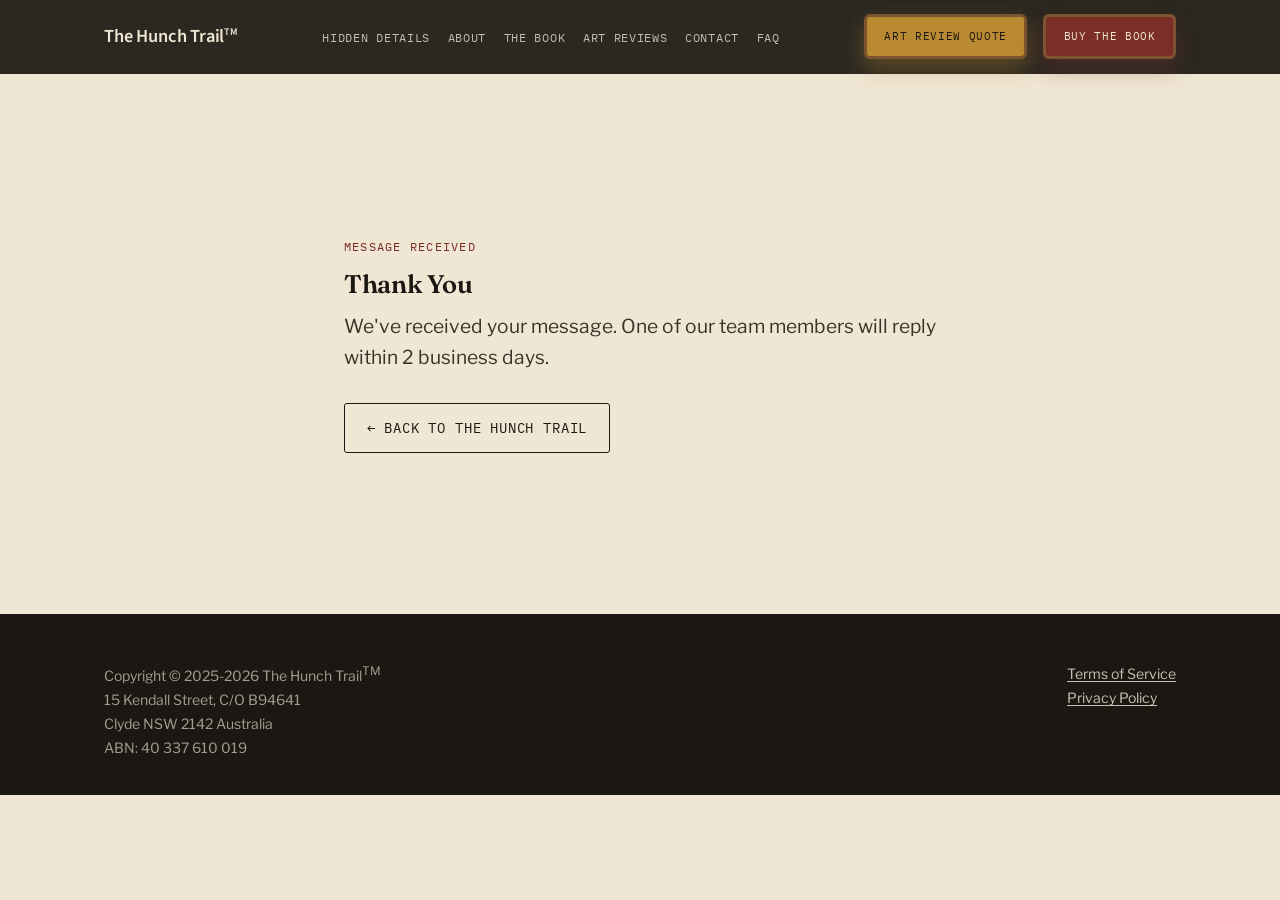
<file: form_received.html>
<!DOCTYPE html>
<!-- ============================================================
     AUTO-GENERATED FILE — DO NOT EDIT DIRECTLY.
     This file is built by build.py from the templates in
     src/ and partials/. Any changes made here will be lost
     the next time build.py runs. To make a change:
       - header/nav for the whole site  -> partials/header.html
       - footer for the whole site       -> partials/footer.html
       - this page's own content         -> src/form_received.html
     Then re-run:  python build.py
============================================================ -->
<html lang="en">
<head>
<meta charset="utf-8" />
<title>Message Received — The Hunch Trail™</title>
<meta name="viewport" content="width=device-width, initial-scale=1" />
<meta name="robots" content="noindex" />

<link rel="preconnect" href="https://fonts.googleapis.com">
<link rel="preconnect" href="https://fonts.gstatic.com" crossorigin>
<link href="https://fonts.googleapis.com/css2?family=Fraunces:opsz,wght@9..144,300..900&family=Libre+Franklin:wght@300;400;500;600;700&family=IBM+Plex+Mono:wght@400;500&family=Source+Sans+Pro:wght@400;600;700&display=swap" rel="stylesheet">
<link rel="stylesheet" href="assets/css/hunch-theme.css">
<style>
.confirm{min-height:60vh;display:flex;align-items:center;}
.confirm .wrap{max-width:640px;}
.confirm-mark{font-family:var(--font-mono);font-size:.78rem;letter-spacing:.1em;text-transform:uppercase;color:var(--oxblood);}
</style>
</head>
<body>
<a class="skip-link" href="#main">Skip to content</a>

<!-- shared header — edit partials/header.html, then run build.py -->
<header id="header">
	<div class="wrap bar">
		<h1><a href="https://hunchtrail.com">The Hunch Trail<sup class="headerTM">TM</sup></a></h1>
		<nav class="site-nav" id="siteNav">
			<ul>
				<li><a href="https://hunchtrail.com/#pareidolia">Hidden Details</a></li>
				<li><a href="https://hunchtrail.com/#one">About</a></li>
				<li><a href="https://hunchtrail.com/#two">The Book</a></li>
				<li><a href="https://hunchtrail.com/#work">Art Reviews</a></li>
				<li><a href="https://hunchtrail.com/#contact">Contact</a></li>
				<li><a href="https://hunchtrail.com/#faq">FAQ</a></li>
			</ul>
		</nav>
		<div class="header-actions">
			<a href="https://hunchtrail.com/#work" class="btn btn-primary header-cta">Art Review Quote</a>
			<!-- Item 2 (round 4): "BUY THE BOOK" CTA, adjacent to the Art Review
			     Quote button above. Always a plain relative link to
			     bookshop_links.html, with no NAV-BASE placeholder needed — unlike
			     the button above, this isn't a same-page anchor into index.html,
			     it's a real separate page that lives at the site root next to
			     every other root-level page this header appears on, so a plain
			     relative link resolves correctly everywhere already. -->
			<a href="bookshop_links.html" class="btn btn-accent header-cta">BUY THE BOOK</a>
			<button class="nav-toggle" id="navToggle" aria-expanded="false" aria-controls="siteNav" aria-label="Toggle menu"><span></span></button>
		</div>
	</div>
</header>

<main id="main">
	<section class="confirm">
		<div class="wrap">
			<p class="confirm-mark">Message received</p>
			<h1>Thank You</h1>
			<p class="lede">We've received your message. One of our team members will reply within 2 business days.</p>
			<p style="margin-top:1.8rem;"><a href="https://hunchtrail.com" class="btn btn-outline">← Back to The Hunch Trail</a></p>
		</div>
	</section>
</main>

<!-- shared footer — edit partials/footer.html, then run build.py -->
<footer id="footer">
	<div class="wrap">
		<div class="legal-lines">
			Copyright &copy; 2025-<span id="thisYear"></span> The Hunch Trail<sup>TM</sup><br>
			15 Kendall Street, C/O B94641<br>
			Clyde NSW 2142 Australia<br>
			ABN: 40 337 610 019
		</div>
		<div class="legal-lines">
			<a href="terms.html">Terms of Service</a><br>
			<a href="privacy.html">Privacy Policy</a>
		</div>
	</div>
</footer>

<script src="assets/js/hunch-theme.js"></script>
</body>
</html>
</file>
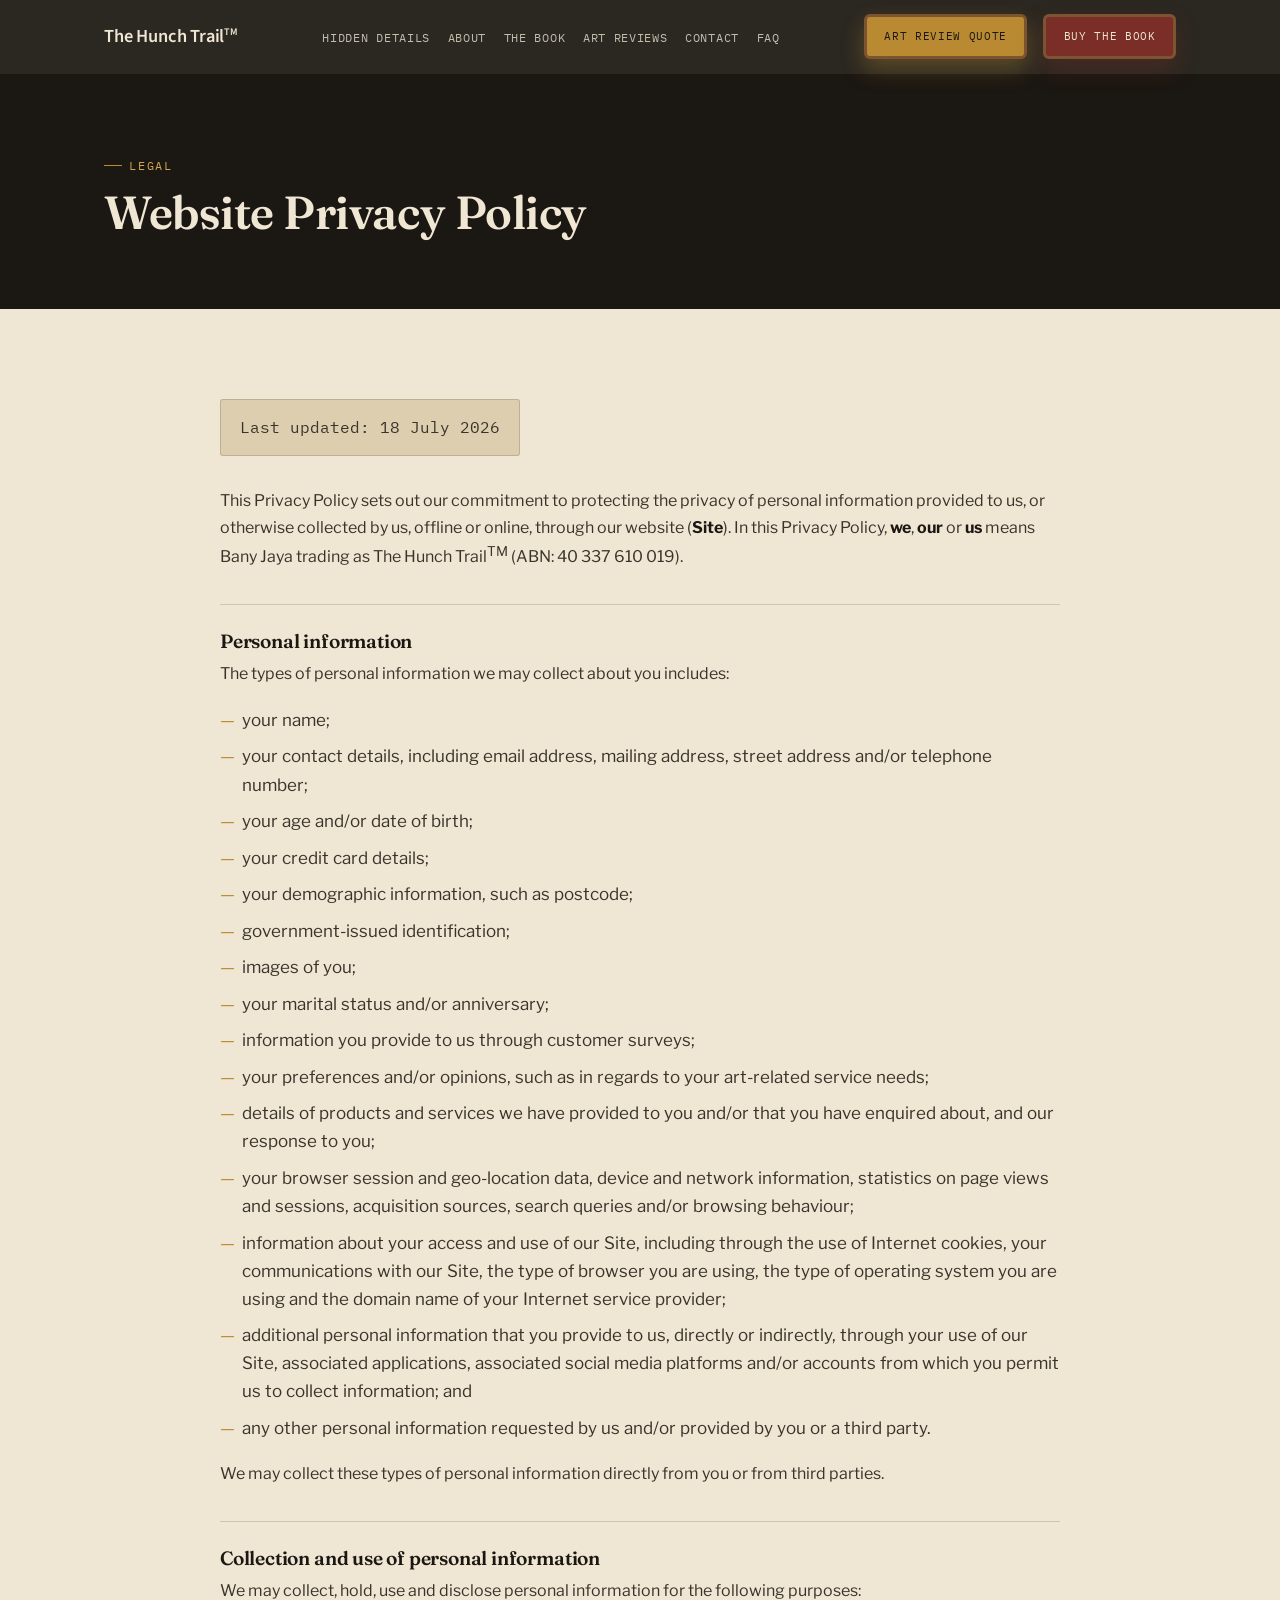
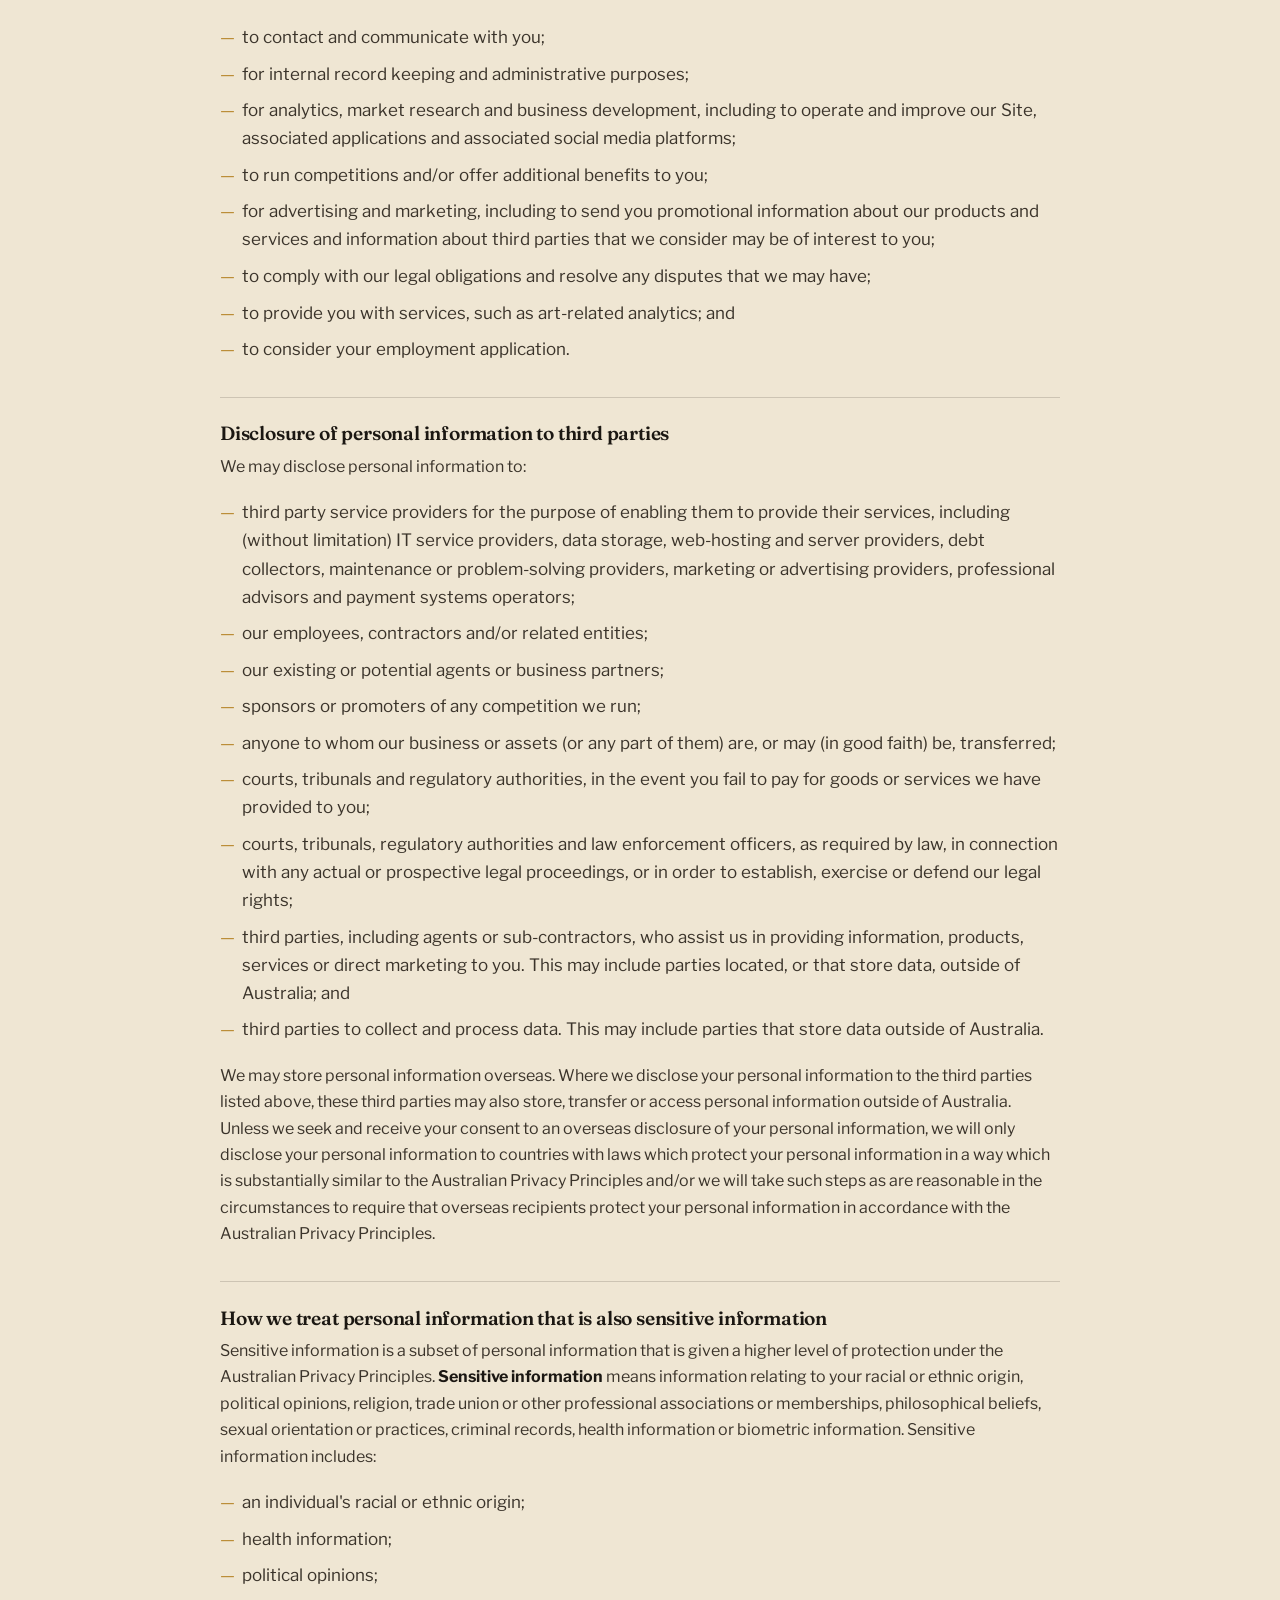
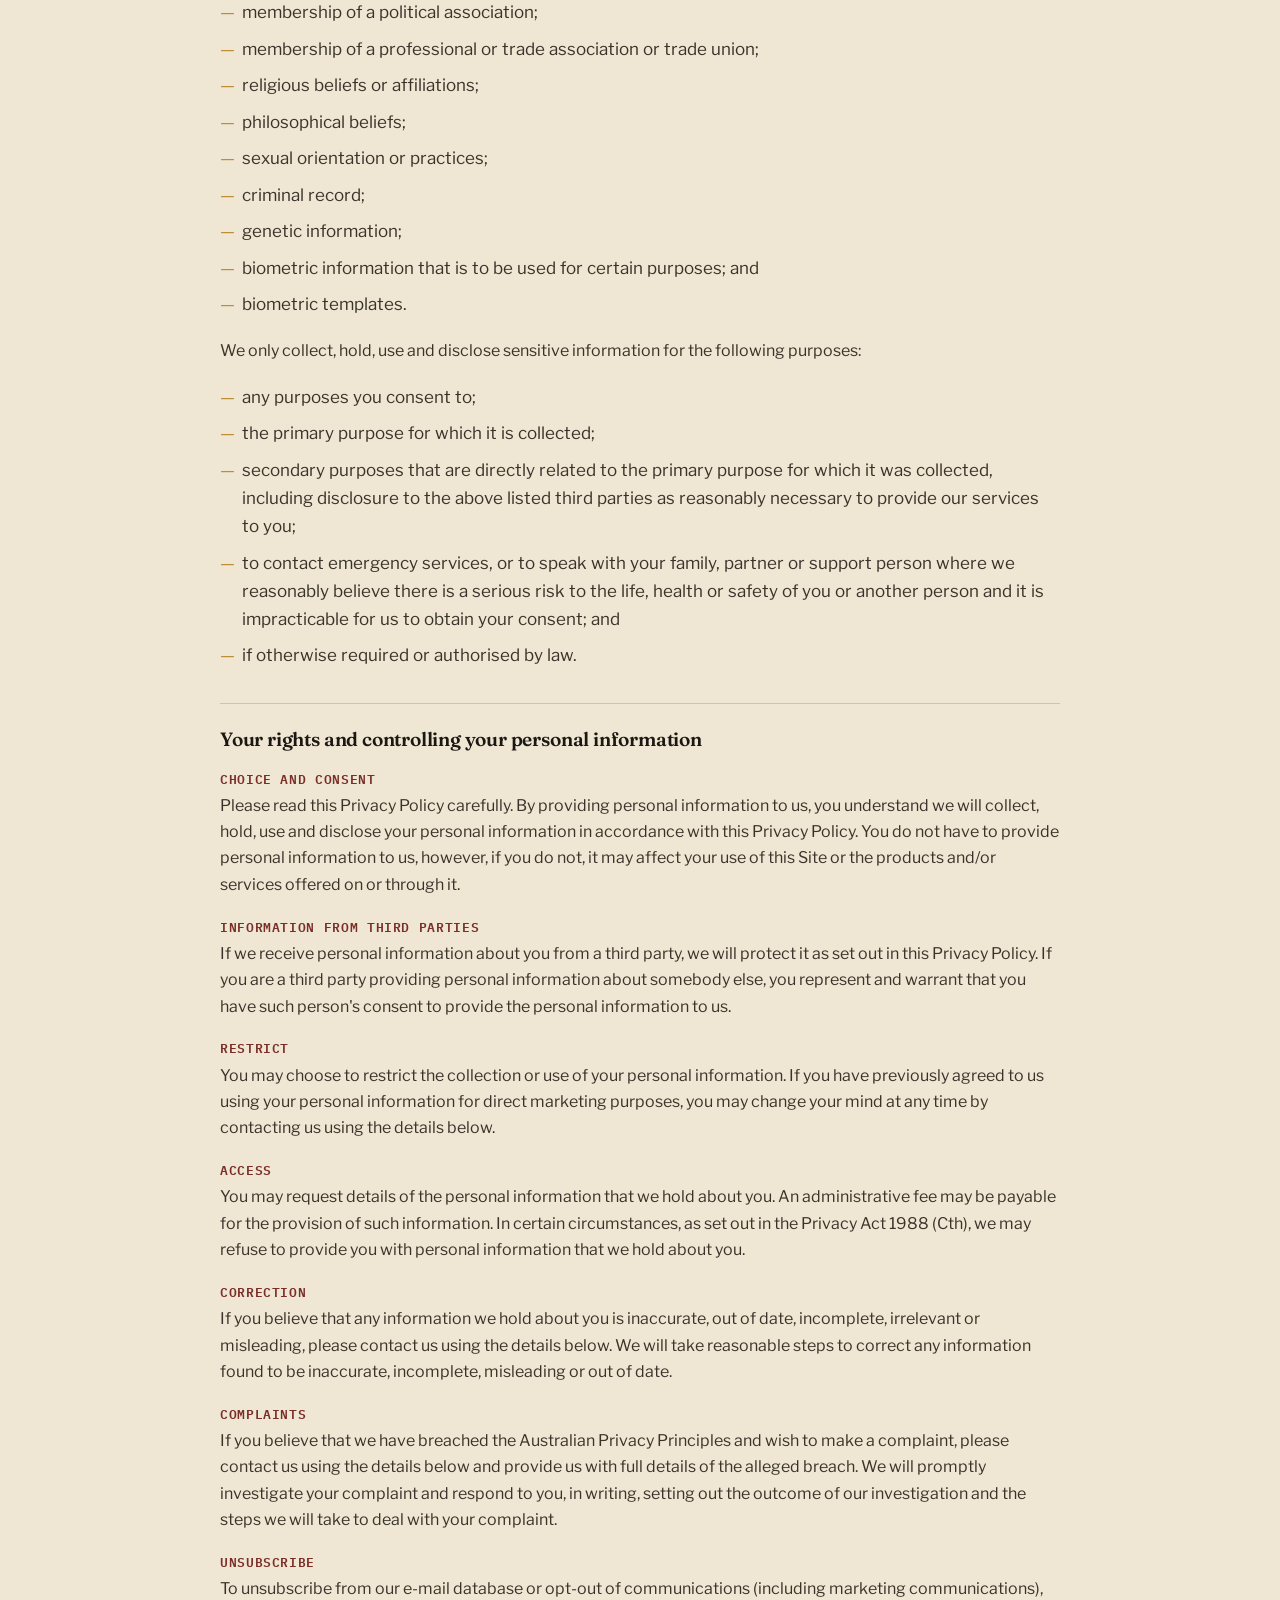
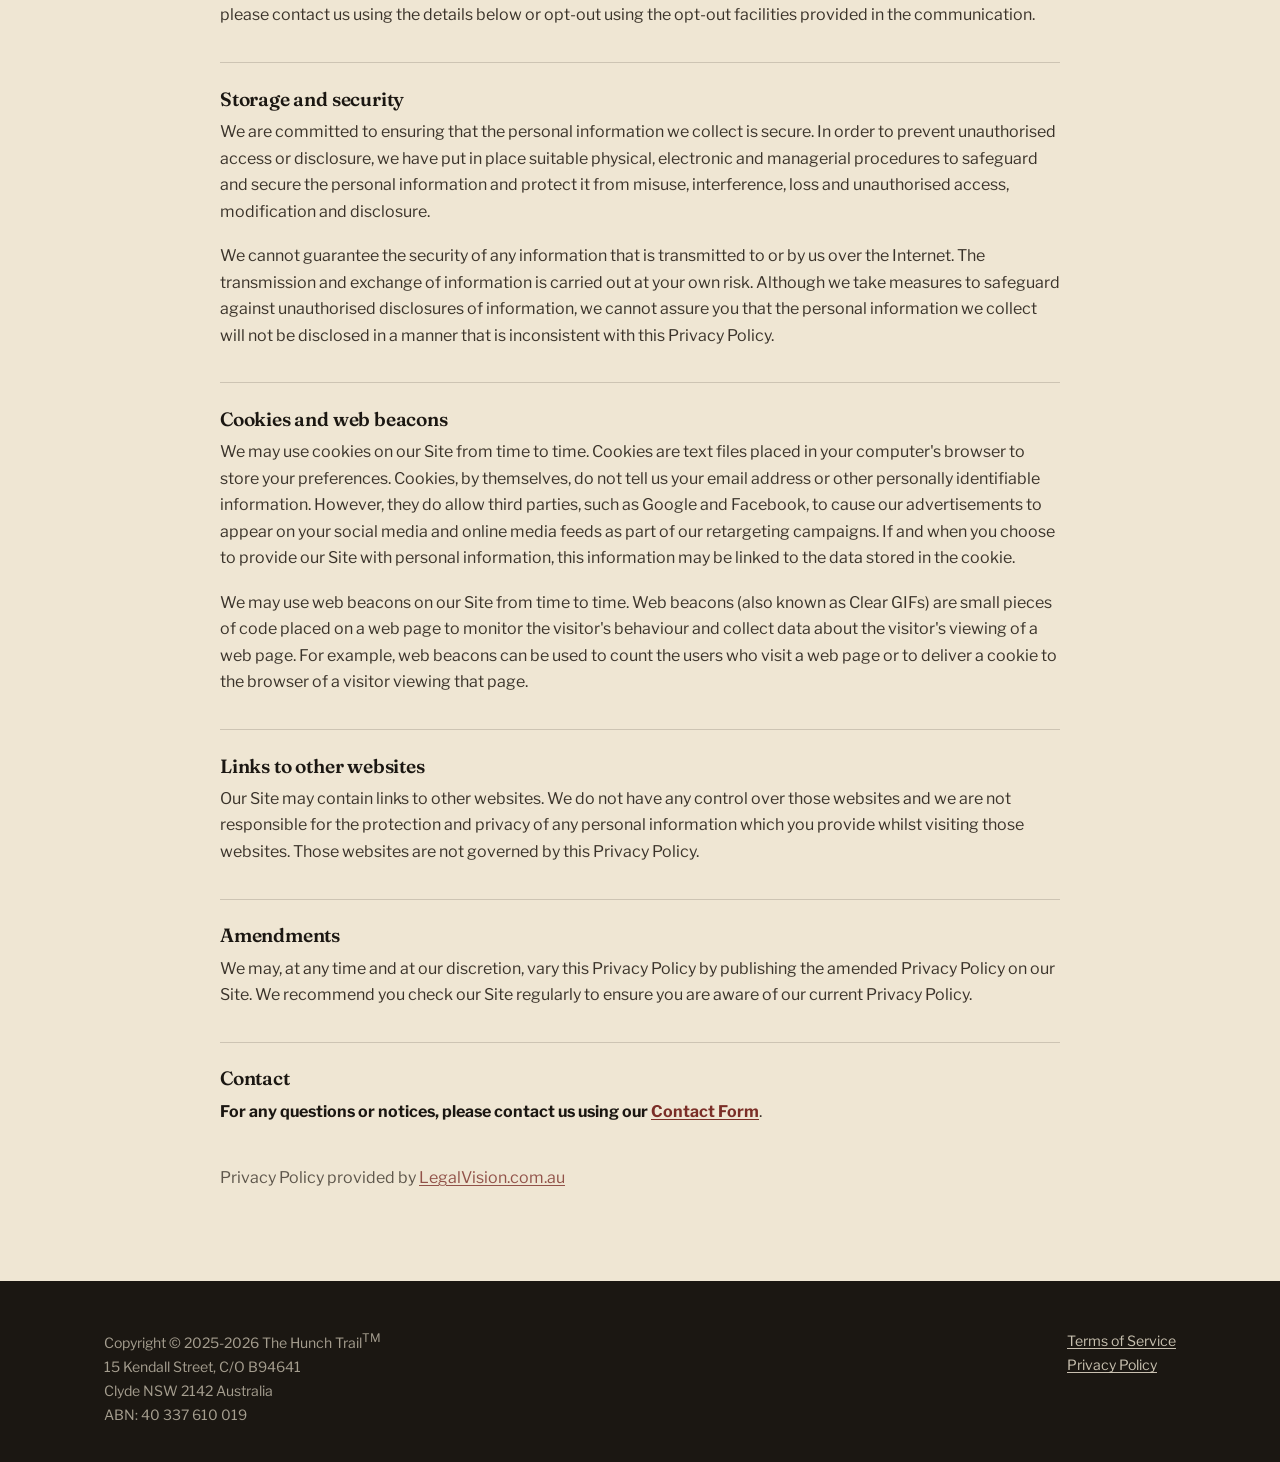
<file: privacy.html>
<!DOCTYPE html>
<!-- ============================================================
     AUTO-GENERATED FILE — DO NOT EDIT DIRECTLY.
     This file is built by build.py from the templates in
     src/ and partials/. Any changes made here will be lost
     the next time build.py runs. To make a change:
       - header/nav for the whole site  -> partials/header.html
       - footer for the whole site       -> partials/footer.html
       - this page's own content         -> src/privacy.html
     Then re-run:  python build.py
============================================================ -->
<html lang="en">
<head>
<meta charset="utf-8" />
<title>Website Privacy Policy — The Hunch Trail™</title>
<meta name="viewport" content="width=device-width, initial-scale=1" />
<meta name="description" content="Website Privacy Policy for The Hunch Trail — Bany Jaya trading as The Hunch Trail (ABN: 40 337 610 019)." />
<link rel="canonical" href="https://hunchtrail.com/privacy.html" />

<link rel="preconnect" href="https://fonts.googleapis.com">
<link rel="preconnect" href="https://fonts.gstatic.com" crossorigin>
<link href="https://fonts.googleapis.com/css2?family=Fraunces:opsz,wght@9..144,300..900&family=Libre+Franklin:wght@300;400;500;600;700&family=IBM+Plex+Mono:wght@400;500&family=Source+Sans+Pro:wght@400;600;700&display=swap" rel="stylesheet">
<link rel="stylesheet" href="assets/css/hunch-theme.css">
</head>
<body>
<a class="skip-link" href="#main">Skip to content</a>

<!-- shared header — edit partials/header.html, then run build.py -->
<header id="header">
	<div class="wrap bar">
		<h1><a href="https://hunchtrail.com">The Hunch Trail<sup class="headerTM">TM</sup></a></h1>
		<nav class="site-nav" id="siteNav">
			<ul>
				<li><a href="https://hunchtrail.com/#pareidolia">Hidden Details</a></li>
				<li><a href="https://hunchtrail.com/#one">About</a></li>
				<li><a href="https://hunchtrail.com/#two">The Book</a></li>
				<li><a href="https://hunchtrail.com/#work">Art Reviews</a></li>
				<li><a href="https://hunchtrail.com/#contact">Contact</a></li>
				<li><a href="https://hunchtrail.com/#faq">FAQ</a></li>
			</ul>
		</nav>
		<div class="header-actions">
			<a href="https://hunchtrail.com/#work" class="btn btn-primary header-cta">Art Review Quote</a>
			<!-- Item 2 (round 4): "BUY THE BOOK" CTA, adjacent to the Art Review
			     Quote button above. Always a plain relative link to
			     bookshop_links.html, with no NAV-BASE placeholder needed — unlike
			     the button above, this isn't a same-page anchor into index.html,
			     it's a real separate page that lives at the site root next to
			     every other root-level page this header appears on, so a plain
			     relative link resolves correctly everywhere already. -->
			<a href="bookshop_links.html" class="btn btn-accent header-cta">BUY THE BOOK</a>
			<button class="nav-toggle" id="navToggle" aria-expanded="false" aria-controls="siteNav" aria-label="Toggle menu"><span></span></button>
		</div>
	</div>
</header>

<main id="main">
	<section class="page-banner">
		<div class="wrap">
			<p class="eyebrow">Legal</p>
			<h1>Website Privacy Policy</h1>
		</div>
	</section>

	<section>
		<div class="wrap prose">
			<p class="meta-line">Last updated: 18 July 2026</p>

			<p>This Privacy Policy sets out our commitment to protecting the privacy of personal information provided to us, or otherwise collected by us, offline or online, through our website (<b>Site</b>). In this Privacy Policy, <b>we</b>, <b>our</b> or <b>us</b> means Bany Jaya trading as The Hunch Trail<sup>TM</sup> (ABN: 40 337 610 019).</p>

			<h3>Personal information</h3>
			<p>The types of personal information we may collect about you includes:</p>
			<ul>
				<li>your name;</li>
				<li>your contact details, including email address, mailing address, street address and/or telephone number;</li>
				<li>your age and/or date of birth;</li>
				<li>your credit card details;</li>
				<li>your demographic information, such as postcode;</li>
				<li>government-issued identification;</li>
				<li>images of you;</li>
				<li>your marital status and/or anniversary;</li>
				<li>information you provide to us through customer surveys;</li>
				<li>your preferences and/or opinions, such as in regards to your art-related service needs;</li>
				<li>details of products and services we have provided to you and/or that you have enquired about, and our response to you;</li>
				<li>your browser session and geo-location data, device and network information, statistics on page views and sessions, acquisition sources, search queries and/or browsing behaviour;</li>
				<li>information about your access and use of our Site, including through the use of Internet cookies, your communications with our Site, the type of browser you are using, the type of operating system you are using and the domain name of your Internet service provider;</li>
				<li>additional personal information that you provide to us, directly or indirectly, through your use of our Site, associated applications, associated social media platforms and/or accounts from which you permit us to collect information; and</li>
				<li>any other personal information requested by us and/or provided by you or a third party.</li>
			</ul>
			<p>We may collect these types of personal information directly from you or from third parties.</p>

			<h3>Collection and use of personal information</h3>
			<p>We may collect, hold, use and disclose personal information for the following purposes:</p>
			<ul>
				<li>to contact and communicate with you;</li>
				<li>for internal record keeping and administrative purposes;</li>
				<li>for analytics, market research and business development, including to operate and improve our Site, associated applications and associated social media platforms;</li>
				<li>to run competitions and/or offer additional benefits to you;</li>
				<li>for advertising and marketing, including to send you promotional information about our products and services and information about third parties that we consider may be of interest to you;</li>
				<li>to comply with our legal obligations and resolve any disputes that we may have;</li>
				<li>to provide you with services, such as art-related analytics; and</li>
				<li>to consider your employment application.</li>
			</ul>

			<h3>Disclosure of personal information to third parties</h3>
			<p>We may disclose personal information to:</p>
			<ul>
				<li>third party service providers for the purpose of enabling them to provide their services, including (without limitation) IT service providers, data storage, web-hosting and server providers, debt collectors, maintenance or problem-solving providers, marketing or advertising providers, professional advisors and payment systems operators;</li>
				<li>our employees, contractors and/or related entities;</li>
				<li>our existing or potential agents or business partners;</li>
				<li>sponsors or promoters of any competition we run;</li>
				<li>anyone to whom our business or assets (or any part of them) are, or may (in good faith) be, transferred;</li>
				<li>courts, tribunals and regulatory authorities, in the event you fail to pay for goods or services we have provided to you;</li>
				<li>courts, tribunals, regulatory authorities and law enforcement officers, as required by law, in connection with any actual or prospective legal proceedings, or in order to establish, exercise or defend our legal rights;</li>
				<li>third parties, including agents or sub-contractors, who assist us in providing information, products, services or direct marketing to you. This may include parties located, or that store data, outside of Australia; and</li>
				<li>third parties to collect and process data. This may include parties that store data outside of Australia.</li>
			</ul>
			<p>We may store personal information overseas. Where we disclose your personal information to the third parties listed above, these third parties may also store, transfer or access personal information outside of Australia. Unless we seek and receive your consent to an overseas disclosure of your personal information, we will only disclose your personal information to countries with laws which protect your personal information in a way which is substantially similar to the Australian Privacy Principles and/or we will take such steps as are reasonable in the circumstances to require that overseas recipients protect your personal information in accordance with the Australian Privacy Principles.</p>

			<h3>How we treat personal information that is also sensitive information</h3>
			<p>Sensitive information is a subset of personal information that is given a higher level of protection under the Australian Privacy Principles. <b>Sensitive information</b> means information relating to your racial or ethnic origin, political opinions, religion, trade union or other professional associations or memberships, philosophical beliefs, sexual orientation or practices, criminal records, health information or biometric information. Sensitive information includes:</p>
			<ul>
				<li>an individual's racial or ethnic origin;</li>
				<li>health information;</li>
				<li>political opinions;</li>
				<li>membership of a political association;</li>
				<li>membership of a professional or trade association or trade union;</li>
				<li>religious beliefs or affiliations;</li>
				<li>philosophical beliefs;</li>
				<li>sexual orientation or practices;</li>
				<li>criminal record;</li>
				<li>genetic information;</li>
				<li>biometric information that is to be used for certain purposes; and</li>
				<li>biometric templates.</li>
			</ul>
			<p>We only collect, hold, use and disclose sensitive information for the following purposes:</p>
			<ul>
				<li>any purposes you consent to;</li>
				<li>the primary purpose for which it is collected;</li>
				<li>secondary purposes that are directly related to the primary purpose for which it was collected, including disclosure to the above listed third parties as reasonably necessary to provide our services to you;</li>
				<li>to contact emergency services, or to speak with your family, partner or support person where we reasonably believe there is a serious risk to the life, health or safety of you or another person and it is impracticable for us to obtain your consent; and</li>
				<li>if otherwise required or authorised by law.</li>
			</ul>

			<h3>Your rights and controlling your personal information</h3>

			<h4>Choice and consent</h4>
			<p>Please read this Privacy Policy carefully. By providing personal information to us, you understand we will collect, hold, use and disclose your personal information in accordance with this Privacy Policy. You do not have to provide personal information to us, however, if you do not, it may affect your use of this Site or the products and/or services offered on or through it.</p>

			<h4>Information from third parties</h4>
			<p>If we receive personal information about you from a third party, we will protect it as set out in this Privacy Policy. If you are a third party providing personal information about somebody else, you represent and warrant that you have such person's consent to provide the personal information to us.</p>

			<h4>Restrict</h4>
			<p>You may choose to restrict the collection or use of your personal information. If you have previously agreed to us using your personal information for direct marketing purposes, you may change your mind at any time by contacting us using the details below.</p>

			<h4>Access</h4>
			<p>You may request details of the personal information that we hold about you. An administrative fee may be payable for the provision of such information. In certain circumstances, as set out in the Privacy Act 1988 (Cth), we may refuse to provide you with personal information that we hold about you.</p>

			<h4>Correction</h4>
			<p>If you believe that any information we hold about you is inaccurate, out of date, incomplete, irrelevant or misleading, please contact us using the details below. We will take reasonable steps to correct any information found to be inaccurate, incomplete, misleading or out of date.</p>

			<h4>Complaints</h4>
			<p>If you believe that we have breached the Australian Privacy Principles and wish to make a complaint, please contact us using the details below and provide us with full details of the alleged breach. We will promptly investigate your complaint and respond to you, in writing, setting out the outcome of our investigation and the steps we will take to deal with your complaint.</p>

			<h4>Unsubscribe</h4>
			<p>To unsubscribe from our e-mail database or opt-out of communications (including marketing communications), please contact us using the details below or opt-out using the opt-out facilities provided in the communication.</p>

			<h3>Storage and security</h3>
			<p>We are committed to ensuring that the personal information we collect is secure. In order to prevent unauthorised access or disclosure, we have put in place suitable physical, electronic and managerial procedures to safeguard and secure the personal information and protect it from misuse, interference, loss and unauthorised access, modification and disclosure.</p>
			<p>We cannot guarantee the security of any information that is transmitted to or by us over the Internet. The transmission and exchange of information is carried out at your own risk. Although we take measures to safeguard against unauthorised disclosures of information, we cannot assure you that the personal information we collect will not be disclosed in a manner that is inconsistent with this Privacy Policy.</p>

			<h3>Cookies and web beacons</h3>
			<p>We may use cookies on our Site from time to time. Cookies are text files placed in your computer's browser to store your preferences. Cookies, by themselves, do not tell us your email address or other personally identifiable information. However, they do allow third parties, such as Google and Facebook, to cause our advertisements to appear on your social media and online media feeds as part of our retargeting campaigns. If and when you choose to provide our Site with personal information, this information may be linked to the data stored in the cookie.</p>
			<p>We may use web beacons on our Site from time to time. Web beacons (also known as Clear GIFs) are small pieces of code placed on a web page to monitor the visitor's behaviour and collect data about the visitor's viewing of a web page. For example, web beacons can be used to count the users who visit a web page or to deliver a cookie to the browser of a visitor viewing that page.</p>

			<h3>Links to other websites</h3>
			<p>Our Site may contain links to other websites. We do not have any control over those websites and we are not responsible for the protection and privacy of any personal information which you provide whilst visiting those websites. Those websites are not governed by this Privacy Policy.</p>

			<h3>Amendments</h3>
			<p>We may, at any time and at our discretion, vary this Privacy Policy by publishing the amended Privacy Policy on our Site. We recommend you check our Site regularly to ensure you are aware of our current Privacy Policy.</p>

			<h3>Contact</h3>
			<p><b>For any questions or notices, please contact us using our <a href="https://hunchtrail.com/#contact">Contact Form</a></b>.</p>

			<p class="provider-line">Privacy Policy provided by <a href="https://legalVision.com.au">LegalVision.com.au</a></p>
		</div>
	</section>
</main>

<!-- shared footer — edit partials/footer.html, then run build.py -->
<footer id="footer">
	<div class="wrap">
		<div class="legal-lines">
			Copyright &copy; 2025-<span id="thisYear"></span> The Hunch Trail<sup>TM</sup><br>
			15 Kendall Street, C/O B94641<br>
			Clyde NSW 2142 Australia<br>
			ABN: 40 337 610 019
		</div>
		<div class="legal-lines">
			<a href="terms.html">Terms of Service</a><br>
			<a href="privacy.html">Privacy Policy</a>
		</div>
	</div>
</footer>

<script src="assets/js/hunch-theme.js"></script>
</body>
</html>
</file>
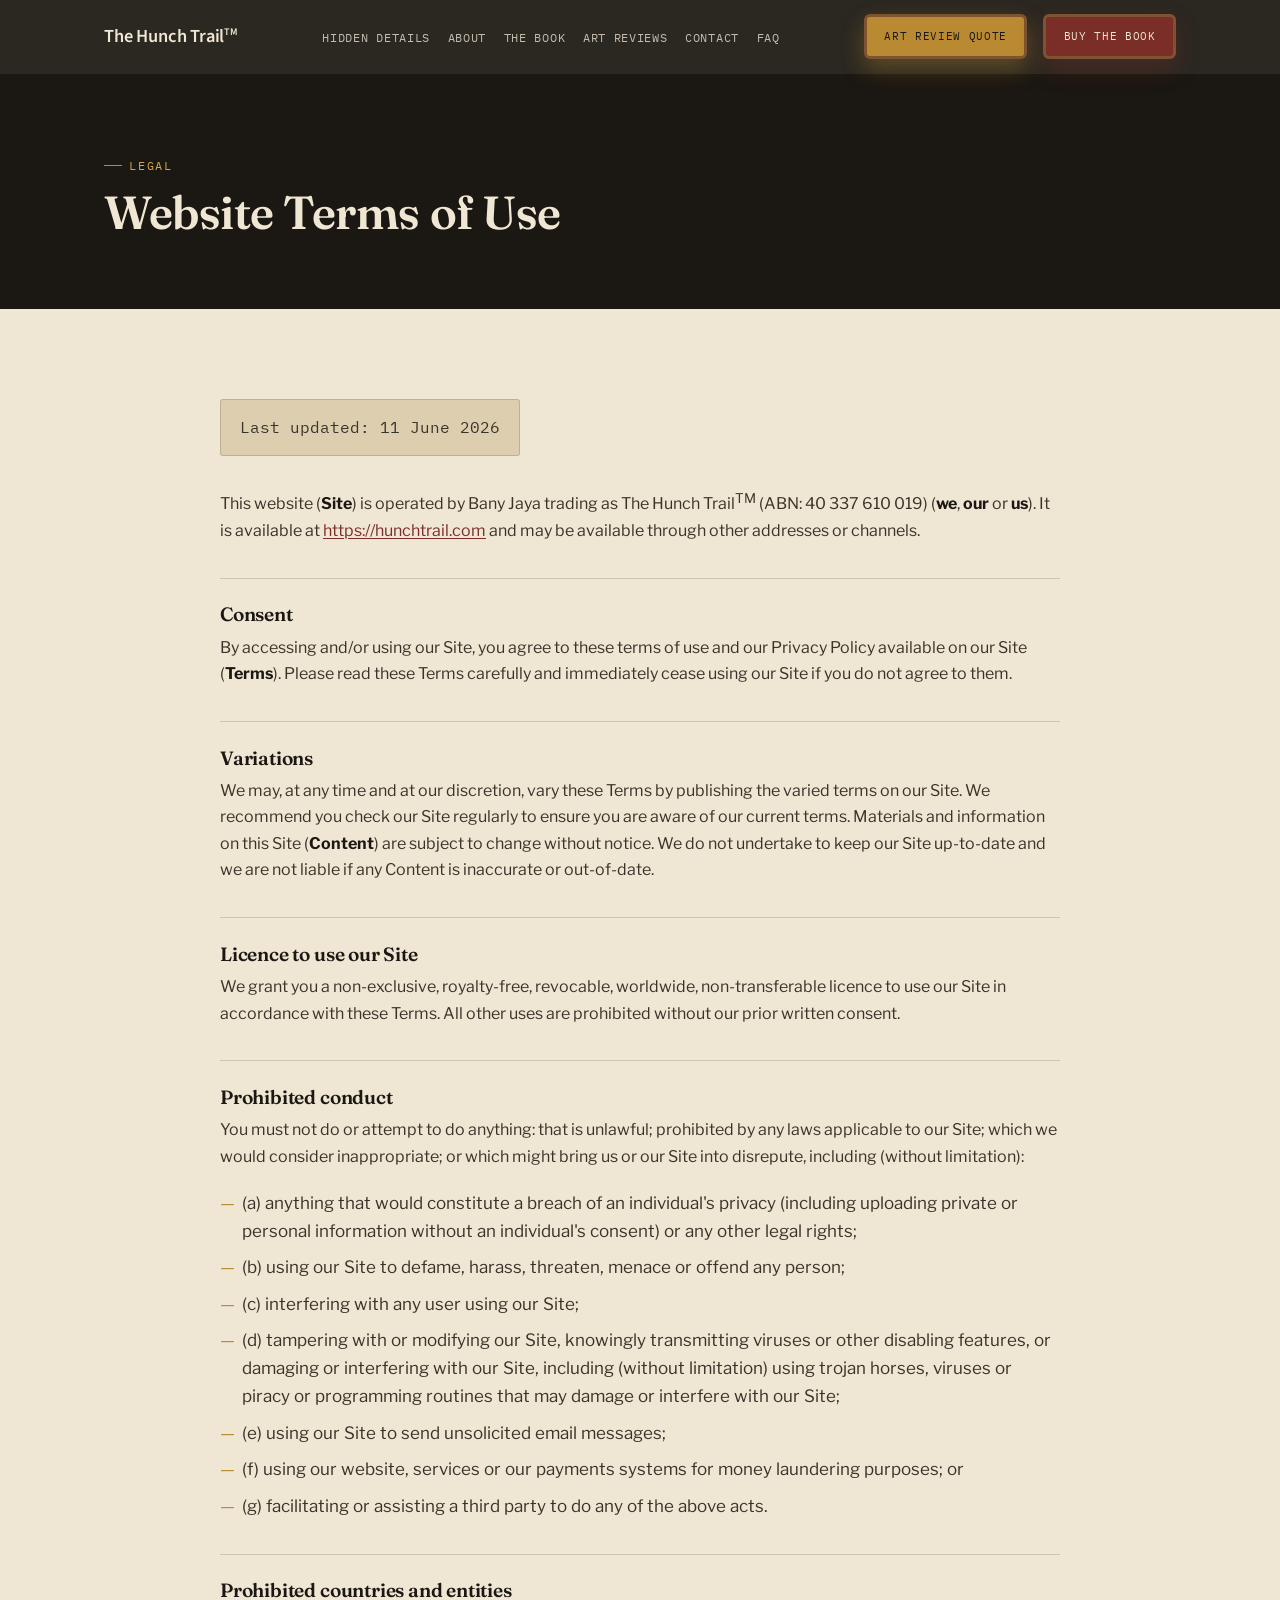
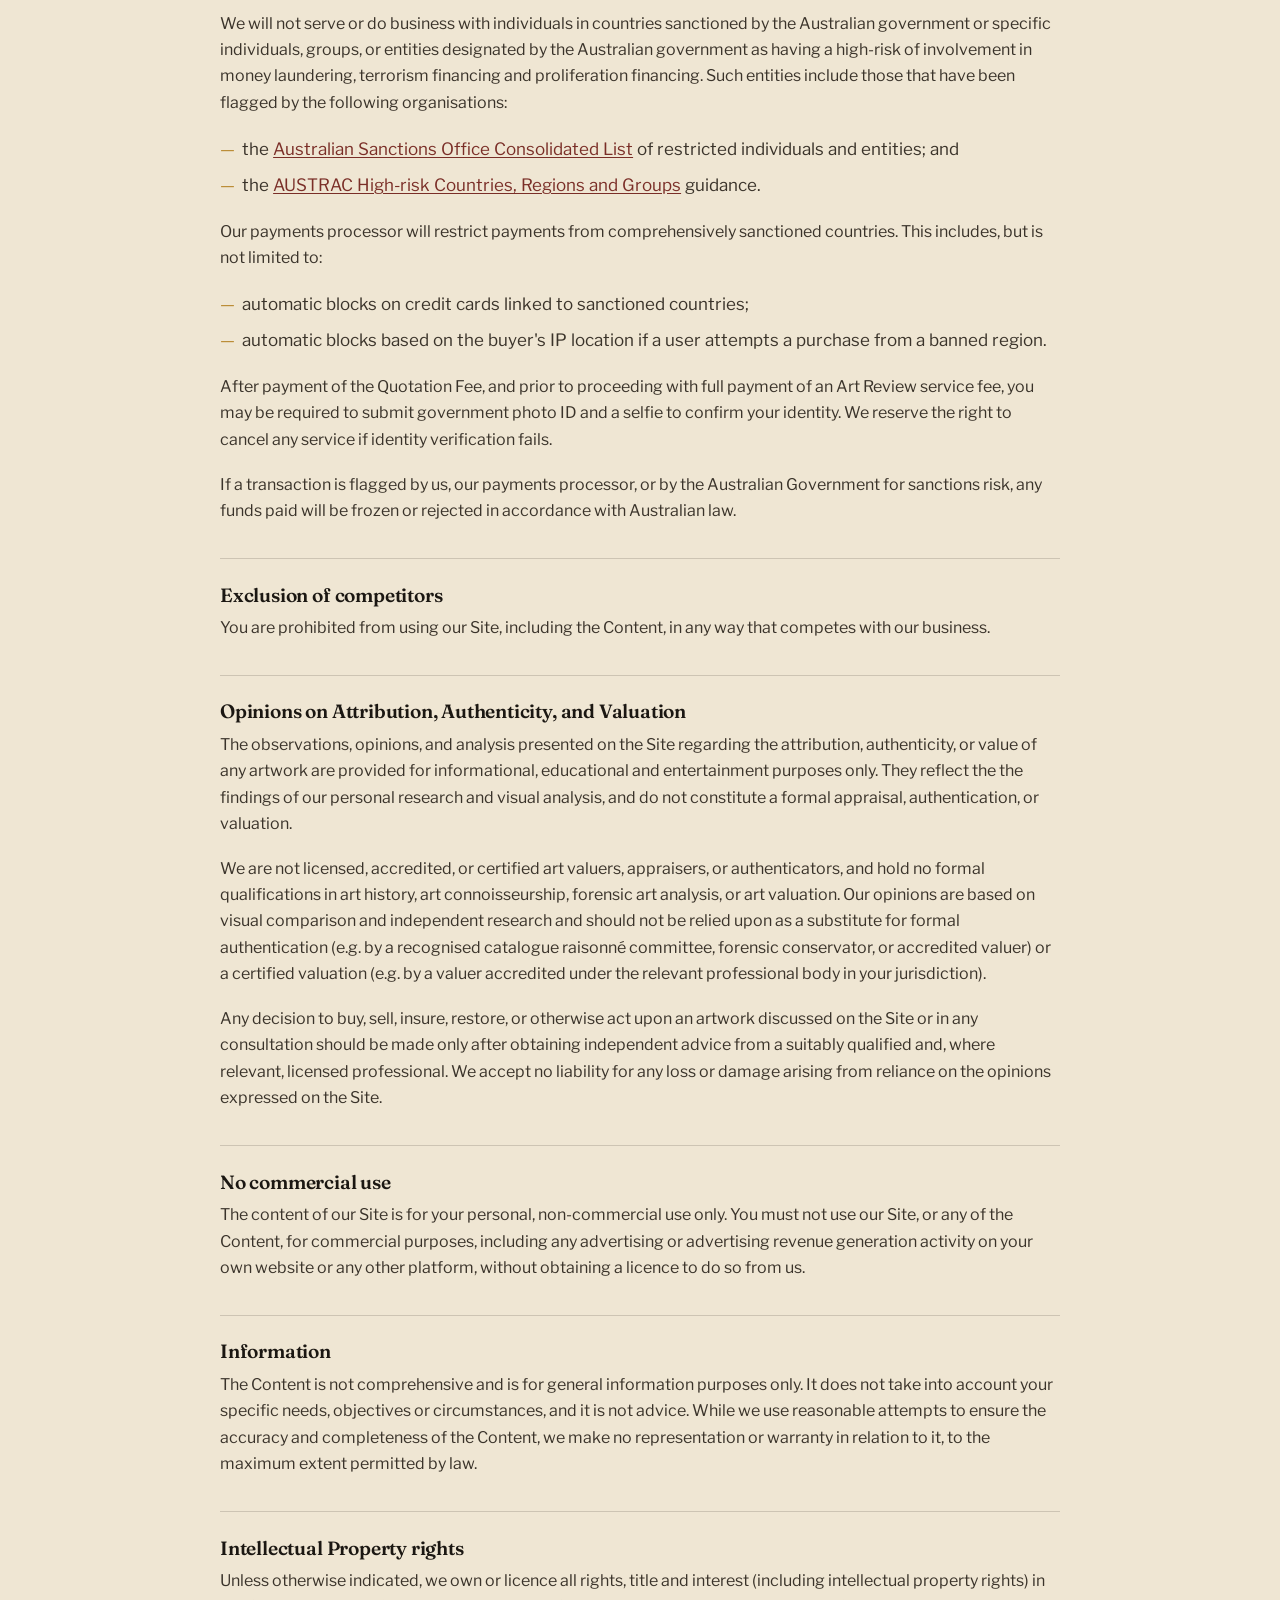
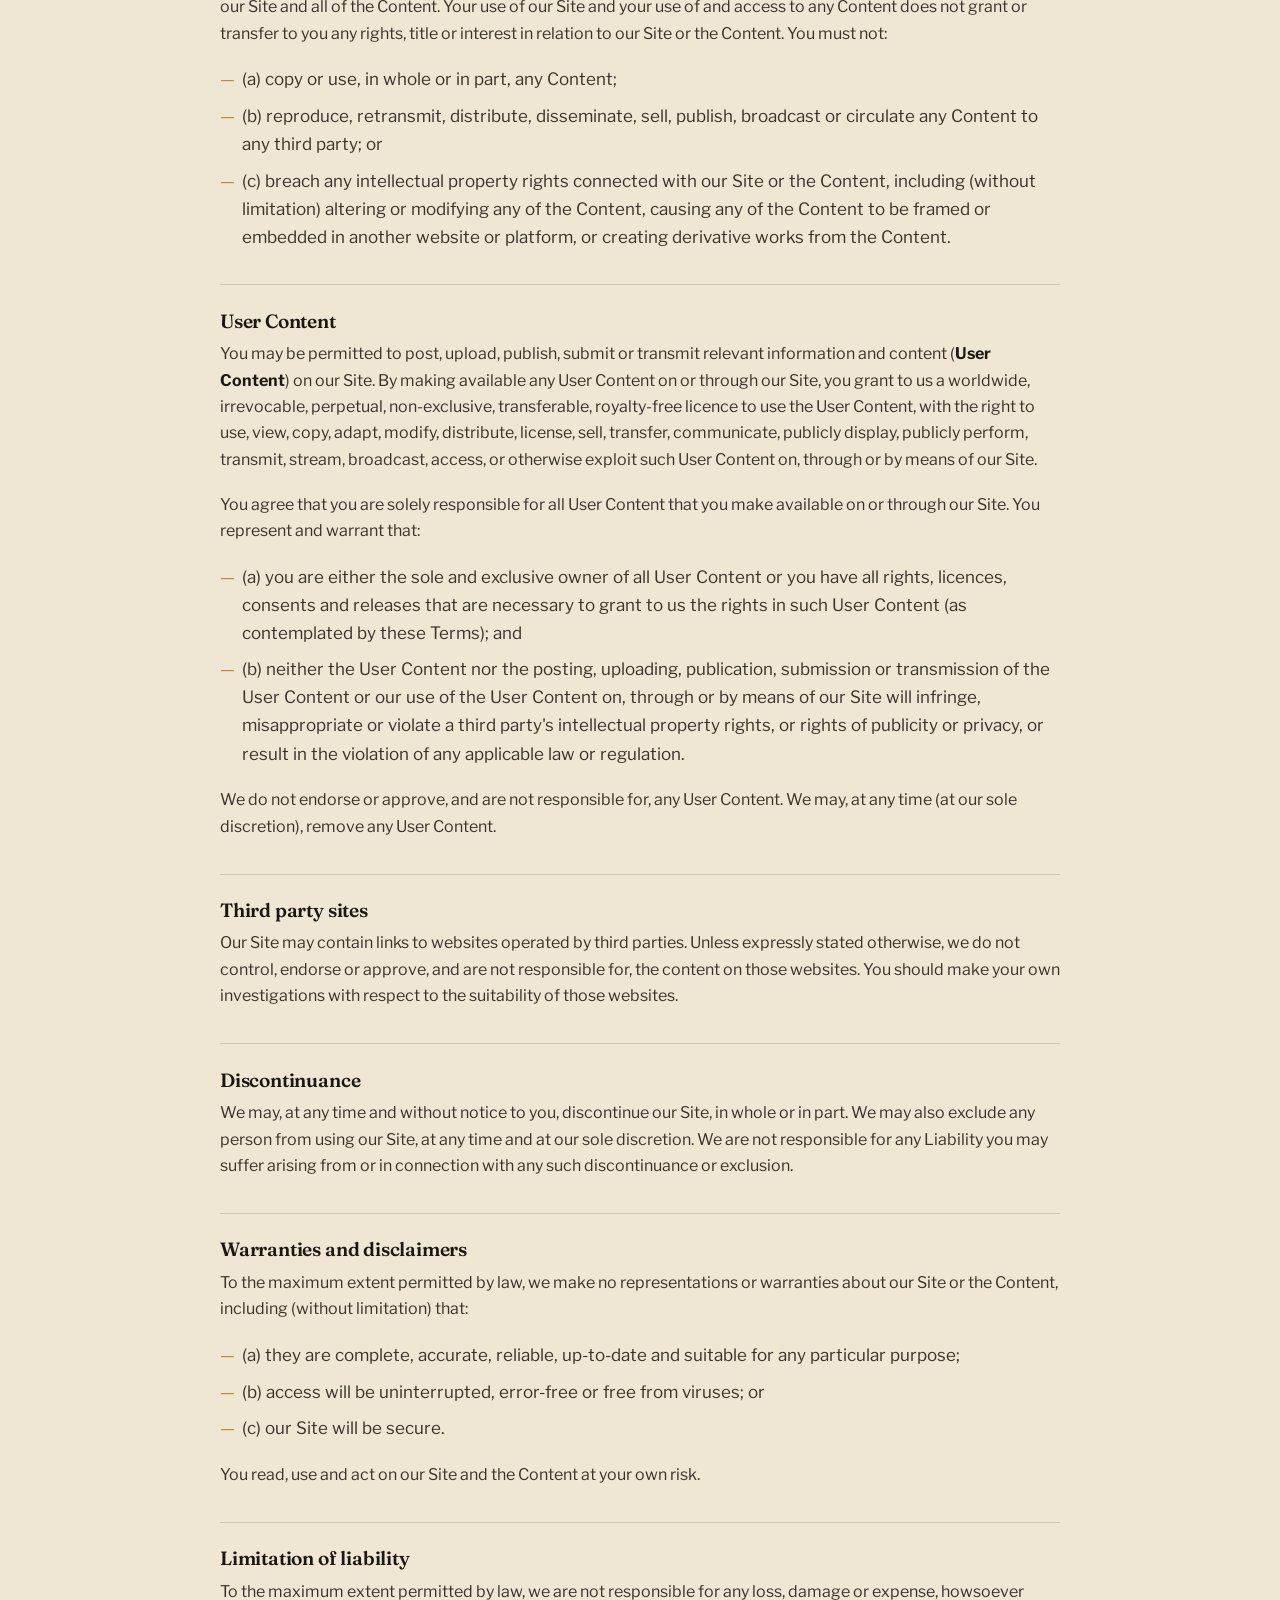
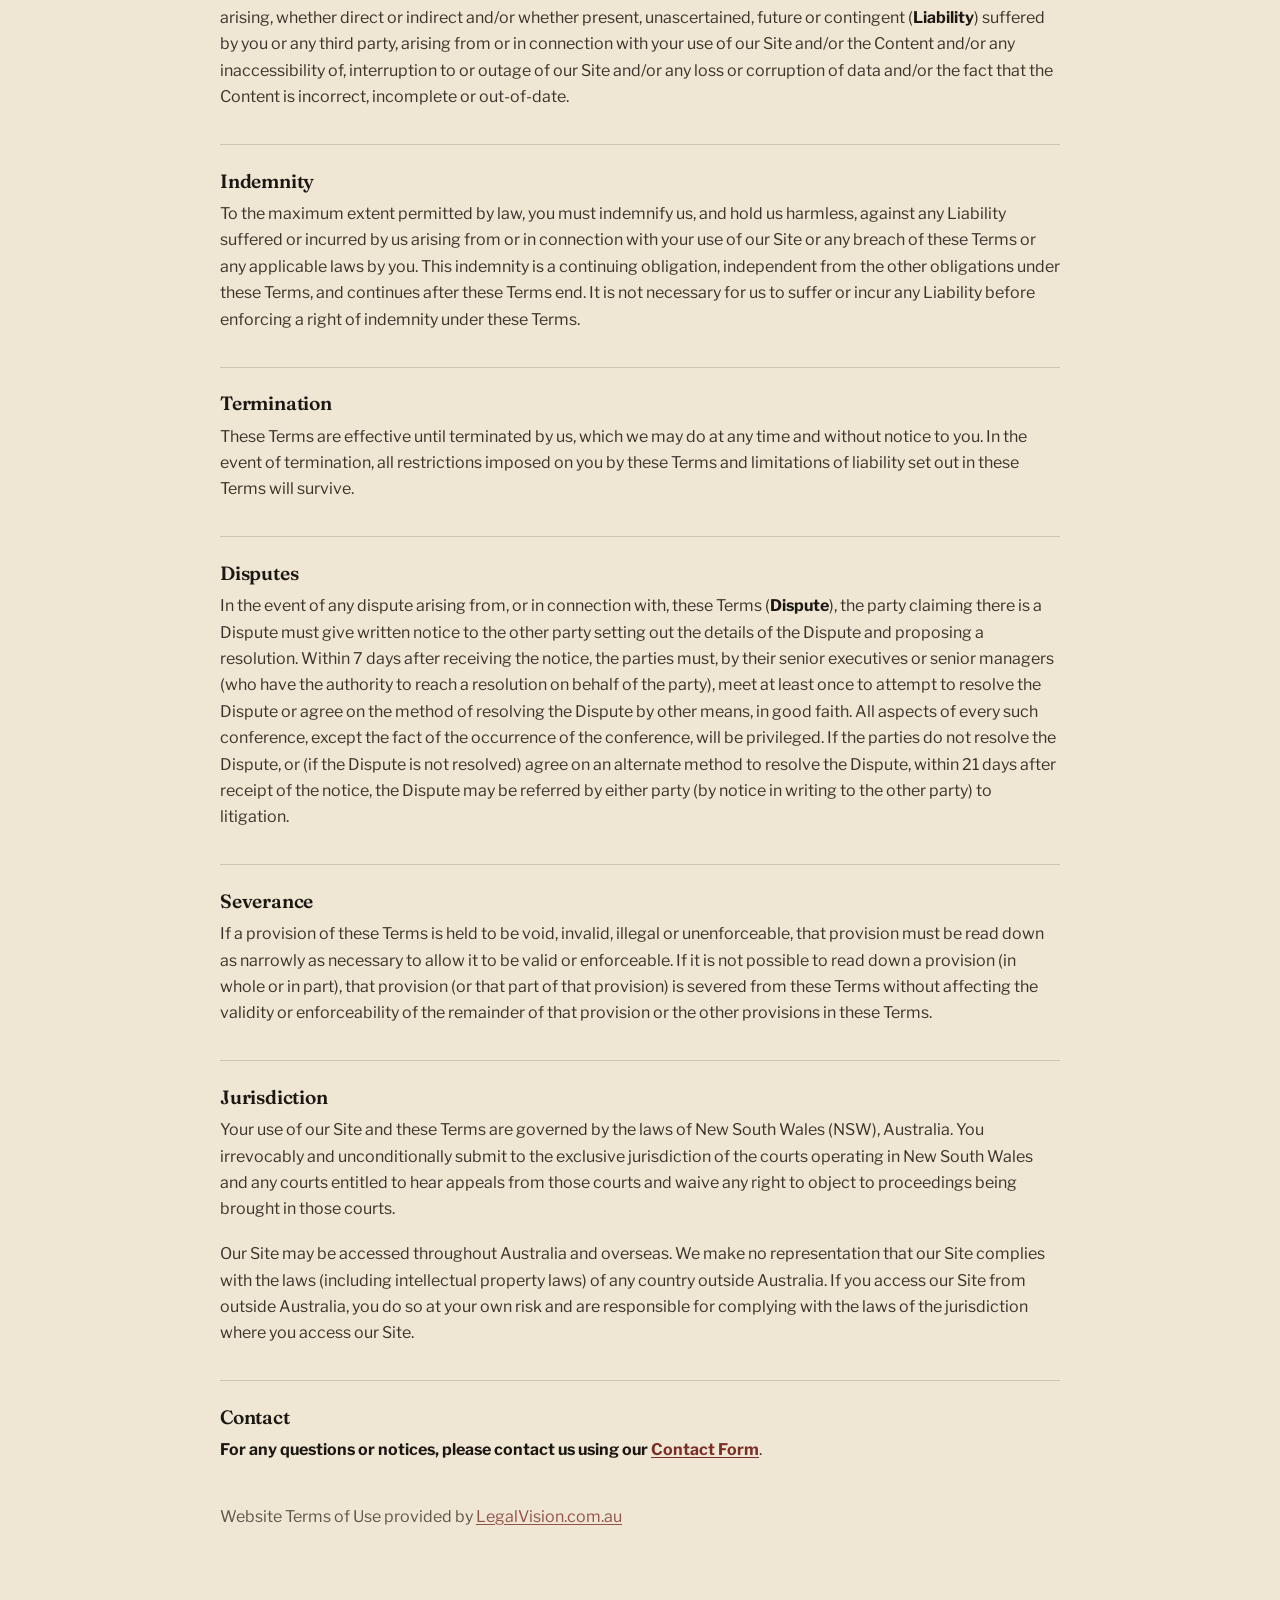
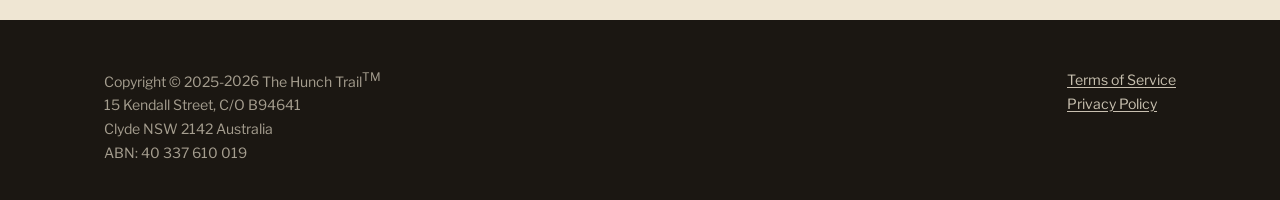
<file: terms.html>
<!DOCTYPE html>
<!-- ============================================================
     AUTO-GENERATED FILE — DO NOT EDIT DIRECTLY.
     This file is built by build.py from the templates in
     src/ and partials/. Any changes made here will be lost
     the next time build.py runs. To make a change:
       - header/nav for the whole site  -> partials/header.html
       - footer for the whole site       -> partials/footer.html
       - this page's own content         -> src/terms.html
     Then re-run:  python build.py
============================================================ -->
<html lang="en">
<head>
<meta charset="utf-8" />
<title>Website Terms of Use — The Hunch Trail™</title>
<meta name="viewport" content="width=device-width, initial-scale=1" />
<meta name="description" content="Website Terms of Use for The Hunch Trail — Bany Jaya trading as The Hunch Trail (ABN: 40 337 610 019)." />
<link rel="canonical" href="https://hunchtrail.com/terms.html" />

<link rel="preconnect" href="https://fonts.googleapis.com">
<link rel="preconnect" href="https://fonts.gstatic.com" crossorigin>
<link href="https://fonts.googleapis.com/css2?family=Fraunces:opsz,wght@9..144,300..900&family=Libre+Franklin:wght@300;400;500;600;700&family=IBM+Plex+Mono:wght@400;500&family=Source+Sans+Pro:wght@400;600;700&display=swap" rel="stylesheet">
<link rel="stylesheet" href="assets/css/hunch-theme.css">
</head>
<body>
<a class="skip-link" href="#main">Skip to content</a>

<!-- shared header — edit partials/header.html, then run build.py -->
<header id="header">
	<div class="wrap bar">
		<h1><a href="https://hunchtrail.com">The Hunch Trail<sup class="headerTM">TM</sup></a></h1>
		<nav class="site-nav" id="siteNav">
			<ul>
				<li><a href="https://hunchtrail.com/#pareidolia">Hidden Details</a></li>
				<li><a href="https://hunchtrail.com/#one">About</a></li>
				<li><a href="https://hunchtrail.com/#two">The Book</a></li>
				<li><a href="https://hunchtrail.com/#work">Art Reviews</a></li>
				<li><a href="https://hunchtrail.com/#contact">Contact</a></li>
				<li><a href="https://hunchtrail.com/#faq">FAQ</a></li>
			</ul>
		</nav>
		<div class="header-actions">
			<a href="https://hunchtrail.com/#work" class="btn btn-primary header-cta">Art Review Quote</a>
			<!-- Item 2 (round 4): "BUY THE BOOK" CTA, adjacent to the Art Review
			     Quote button above. Always a plain relative link to
			     bookshop_links.html, with no NAV-BASE placeholder needed — unlike
			     the button above, this isn't a same-page anchor into index.html,
			     it's a real separate page that lives at the site root next to
			     every other root-level page this header appears on, so a plain
			     relative link resolves correctly everywhere already. -->
			<a href="bookshop_links.html" class="btn btn-accent header-cta">BUY THE BOOK</a>
			<button class="nav-toggle" id="navToggle" aria-expanded="false" aria-controls="siteNav" aria-label="Toggle menu"><span></span></button>
		</div>
	</div>
</header>

<main id="main">
	<section class="page-banner">
		<div class="wrap">
			<p class="eyebrow">Legal</p>
			<h1>Website Terms of Use</h1>
		</div>
	</section>

	<section>
		<div class="wrap prose">
			<p class="meta-line">Last updated: 11 June 2026</p>

			<p>This website (<b>Site</b>) is operated by Bany Jaya trading as The Hunch Trail<sup>TM</sup> (ABN: 40 337 610 019) (<b>we</b>, <b>our</b> or <b>us</b>). It is available at <a href="https://hunchtrail.com">https://hunchtrail.com</a> and may be available through other addresses or channels.</p>

			<h3>Consent</h3>
			<p>By accessing and/or using our Site, you agree to these terms of use and our Privacy Policy available on our Site (<b>Terms</b>). Please read these Terms carefully and immediately cease using our Site if you do not agree to them.</p>

			<h3>Variations</h3>
			<p>We may, at any time and at our discretion, vary these Terms by publishing the varied terms on our Site. We recommend you check our Site regularly to ensure you are aware of our current terms. Materials and information on this Site (<b>Content</b>) are subject to change without notice. We do not undertake to keep our Site up-to-date and we are not liable if any Content is inaccurate or out-of-date.</p>

			<h3>Licence to use our Site</h3>
			<p>We grant you a non-exclusive, royalty-free, revocable, worldwide, non-transferable licence to use our Site in accordance with these Terms. All other uses are prohibited without our prior written consent.</p>

			<h3>Prohibited conduct</h3>
			<p>You must not do or attempt to do anything: that is unlawful; prohibited by any laws applicable to our Site; which we would consider inappropriate; or which might bring us or our Site into disrepute, including (without limitation):</p>
			<ul>
				<li>(a) anything that would constitute a breach of an individual's privacy (including uploading private or personal information without an individual's consent) or any other legal rights;</li>
				<li>(b) using our Site to defame, harass, threaten, menace or offend any person;</li>
				<li>(c) interfering with any user using our Site;</li>
				<li>(d) tampering with or modifying our Site, knowingly transmitting viruses or other disabling features, or damaging or interfering with our Site, including (without limitation) using trojan horses, viruses or piracy or programming routines that may damage or interfere with our Site;</li>
				<li>(e) using our Site to send unsolicited email messages;</li>
				<li>(f) using our website, services or our payments systems for money laundering purposes; or</li>
				<li>(g) facilitating or assisting a third party to do any of the above acts.</li>
			</ul>

			<h3>Prohibited countries and entities</h3>
			<p>We will not serve or do business with individuals in countries sanctioned by the Australian government or specific individuals, groups, or entities designated by the Australian government as having a high-risk of involvement in money laundering, terrorism financing and proliferation financing. Such entities include those that have been flagged by the following organisations:</p>
			<ul>
				<li>the <a href="https://www.dfat.gov.au/international-relations/security/sanctions/consolidated-list">Australian Sanctions Office Consolidated List</a> of restricted individuals and entities; and</li>
				<li>the <a href="https://www.austrac.gov.au/industry-and-business/obligations-and-guidance/additional-guidance/high-risk-countries-regions-and-groups">AUSTRAC High-risk Countries, Regions and Groups</a> guidance.</li>
			</ul>

			<p>Our payments processor will restrict payments from comprehensively sanctioned countries. This includes, but is not limited to:</p>
			<ul>
				<li>automatic blocks on credit cards linked to sanctioned countries;</li>
				<li>automatic blocks based on the buyer's IP location if a user attempts a purchase from a banned region.</li>
			</ul>

			<p>After payment of the Quotation Fee, and prior to proceeding with full payment of an Art Review service fee, you may be required to submit government photo ID and a selfie to confirm your identity. We reserve the right to cancel any service if identity verification fails.</p>

			<p>If a transaction is flagged by us, our payments processor, or by the Australian Government for sanctions risk, any funds paid will be frozen or rejected in accordance with Australian law.</p>

			<h3>Exclusion of competitors</h3>
			<p>You are prohibited from using our Site, including the Content, in any way that competes with our business.</p>

			<h3>Opinions on Attribution, Authenticity, and Valuation</h3>
			<p>The observations, opinions, and analysis presented on the Site regarding the attribution, authenticity, or value of any artwork are provided for informational, educational and entertainment purposes only. They reflect the the findings of our personal research and visual analysis, and do not constitute a formal appraisal, authentication, or valuation.</p>
			<p>We are not licensed, accredited, or certified art valuers, appraisers, or authenticators, and hold no formal qualifications in art history, art connoisseurship, forensic art analysis, or art valuation. Our opinions are based on visual comparison and independent research and should not be relied upon as a substitute for formal authentication (e.g. by a recognised catalogue raisonné committee, forensic conservator, or accredited valuer) or a certified valuation (e.g. by a valuer accredited under the relevant professional body in your jurisdiction).</p>
			<p>Any decision to buy, sell, insure, restore, or otherwise act upon an artwork discussed on the Site or in any consultation should be made only after obtaining independent advice from a suitably qualified and, where relevant, licensed professional. We accept no liability for any loss or damage arising from reliance on the opinions expressed on the Site.</p>

			<h3>No commercial use</h3>
			<p>The content of our Site is for your personal, non-commercial use only. You must not use our Site, or any of the Content, for commercial purposes, including any advertising or advertising revenue generation activity on your own website or any other platform, without obtaining a licence to do so from us.</p>

			<h3>Information</h3>
			<p>The Content is not comprehensive and is for general information purposes only. It does not take into account your specific needs, objectives or circumstances, and it is not advice. While we use reasonable attempts to ensure the accuracy and completeness of the Content, we make no representation or warranty in relation to it, to the maximum extent permitted by law.</p>

			<h3>Intellectual Property rights</h3>
			<p>Unless otherwise indicated, we own or licence all rights, title and interest (including intellectual property rights) in our Site and all of the Content. Your use of our Site and your use of and access to any Content does not grant or transfer to you any rights, title or interest in relation to our Site or the Content. You must not:</p>
			<ul>
				<li>(a) copy or use, in whole or in part, any Content;</li>
				<li>(b) reproduce, retransmit, distribute, disseminate, sell, publish, broadcast or circulate any Content to any third party; or</li>
				<li>(c) breach any intellectual property rights connected with our Site or the Content, including (without limitation) altering or modifying any of the Content, causing any of the Content to be framed or embedded in another website or platform, or creating derivative works from the Content.</li>
			</ul>

			<h3>User Content</h3>
			<p>You may be permitted to post, upload, publish, submit or transmit relevant information and content (<b>User Content</b>) on our Site. By making available any User Content on or through our Site, you grant to us a worldwide, irrevocable, perpetual, non-exclusive, transferable, royalty-free licence to use the User Content, with the right to use, view, copy, adapt, modify, distribute, license, sell, transfer, communicate, publicly display, publicly perform, transmit, stream, broadcast, access, or otherwise exploit such User Content on, through or by means of our Site.</p>

			<p>You agree that you are solely responsible for all User Content that you make available on or through our Site. You represent and warrant that:</p>
			<ul>
				<li>(a) you are either the sole and exclusive owner of all User Content or you have all rights, licences, consents and releases that are necessary to grant to us the rights in such User Content (as contemplated by these Terms); and</li>
				<li>(b) neither the User Content nor the posting, uploading, publication, submission or transmission of the User Content or our use of the User Content on, through or by means of our Site will infringe, misappropriate or violate a third party's intellectual property rights, or rights of publicity or privacy, or result in the violation of any applicable law or regulation.</li>
			</ul>

			<p>We do not endorse or approve, and are not responsible for, any User Content. We may, at any time (at our sole discretion), remove any User Content.</p>

			<h3>Third party sites</h3>
			<p>Our Site may contain links to websites operated by third parties. Unless expressly stated otherwise, we do not control, endorse or approve, and are not responsible for, the content on those websites. You should make your own investigations with respect to the suitability of those websites.</p>

			<h3>Discontinuance</h3>
			<p>We may, at any time and without notice to you, discontinue our Site, in whole or in part. We may also exclude any person from using our Site, at any time and at our sole discretion. We are not responsible for any Liability you may suffer arising from or in connection with any such discontinuance or exclusion.</p>

			<h3>Warranties and disclaimers</h3>
			<p>To the maximum extent permitted by law, we make no representations or warranties about our Site or the Content, including (without limitation) that:</p>
			<ul>
				<li>(a) they are complete, accurate, reliable, up-to-date and suitable for any particular purpose;</li>
				<li>(b) access will be uninterrupted, error-free or free from viruses; or</li>
				<li>(c) our Site will be secure.</li>
			</ul>
			<p>You read, use and act on our Site and the Content at your own risk.</p>

			<h3>Limitation of liability</h3>
			<p>To the maximum extent permitted by law, we are not responsible for any loss, damage or expense, howsoever arising, whether direct or indirect and/or whether present, unascertained, future or contingent (<b>Liability</b>) suffered by you or any third party, arising from or in connection with your use of our Site and/or the Content and/or any inaccessibility of, interruption to or outage of our Site and/or any loss or corruption of data and/or the fact that the Content is incorrect, incomplete or out-of-date.</p>

			<h3>Indemnity</h3>
			<p>To the maximum extent permitted by law, you must indemnify us, and hold us harmless, against any Liability suffered or incurred by us arising from or in connection with your use of our Site or any breach of these Terms or any applicable laws by you. This indemnity is a continuing obligation, independent from the other obligations under these Terms, and continues after these Terms end. It is not necessary for us to suffer or incur any Liability before enforcing a right of indemnity under these Terms.</p>

			<h3>Termination</h3>
			<p>These Terms are effective until terminated by us, which we may do at any time and without notice to you. In the event of termination, all restrictions imposed on you by these Terms and limitations of liability set out in these Terms will survive.</p>

			<h3>Disputes</h3>
			<p>In the event of any dispute arising from, or in connection with, these Terms (<b>Dispute</b>), the party claiming there is a Dispute must give written notice to the other party setting out the details of the Dispute and proposing a resolution. Within 7 days after receiving the notice, the parties must, by their senior executives or senior managers (who have the authority to reach a resolution on behalf of the party), meet at least once to attempt to resolve the Dispute or agree on the method of resolving the Dispute by other means, in good faith. All aspects of every such conference, except the fact of the occurrence of the conference, will be privileged. If the parties do not resolve the Dispute, or (if the Dispute is not resolved) agree on an alternate method to resolve the Dispute, within 21 days after receipt of the notice, the Dispute may be referred by either party (by notice in writing to the other party) to litigation.</p>

			<h3>Severance</h3>
			<p>If a provision of these Terms is held to be void, invalid, illegal or unenforceable, that provision must be read down as narrowly as necessary to allow it to be valid or enforceable. If it is not possible to read down a provision (in whole or in part), that provision (or that part of that provision) is severed from these Terms without affecting the validity or enforceability of the remainder of that provision or the other provisions in these Terms.</p>

			<h3>Jurisdiction</h3>
			<p>Your use of our Site and these Terms are governed by the laws of New South Wales (NSW), Australia. You irrevocably and unconditionally submit to the exclusive jurisdiction of the courts operating in New South Wales and any courts entitled to hear appeals from those courts and waive any right to object to proceedings being brought in those courts.</p>

			<p>Our Site may be accessed throughout Australia and overseas. We make no representation that our Site complies with the laws (including intellectual property laws) of any country outside Australia. If you access our Site from outside Australia, you do so at your own risk and are responsible for complying with the laws of the jurisdiction where you access our Site.</p>

			<h3>Contact</h3>
			<p><b>For any questions or notices, please contact us using our <a href="https://hunchtrail.com/#contact">Contact Form</a></b>.</p>

			<p class="provider-line">Website Terms of Use provided by <a href="https://legalVision.com.au">LegalVision.com.au</a></p>
		</div>
	</section>
</main>

<!-- shared footer — edit partials/footer.html, then run build.py -->
<footer id="footer">
	<div class="wrap">
		<div class="legal-lines">
			Copyright &copy; 2025-<span id="thisYear"></span> The Hunch Trail<sup>TM</sup><br>
			15 Kendall Street, C/O B94641<br>
			Clyde NSW 2142 Australia<br>
			ABN: 40 337 610 019
		</div>
		<div class="legal-lines">
			<a href="terms.html">Terms of Service</a><br>
			<a href="privacy.html">Privacy Policy</a>
		</div>
	</div>
</footer>

<script src="assets/js/hunch-theme.js"></script>
</body>
</html>
</file>
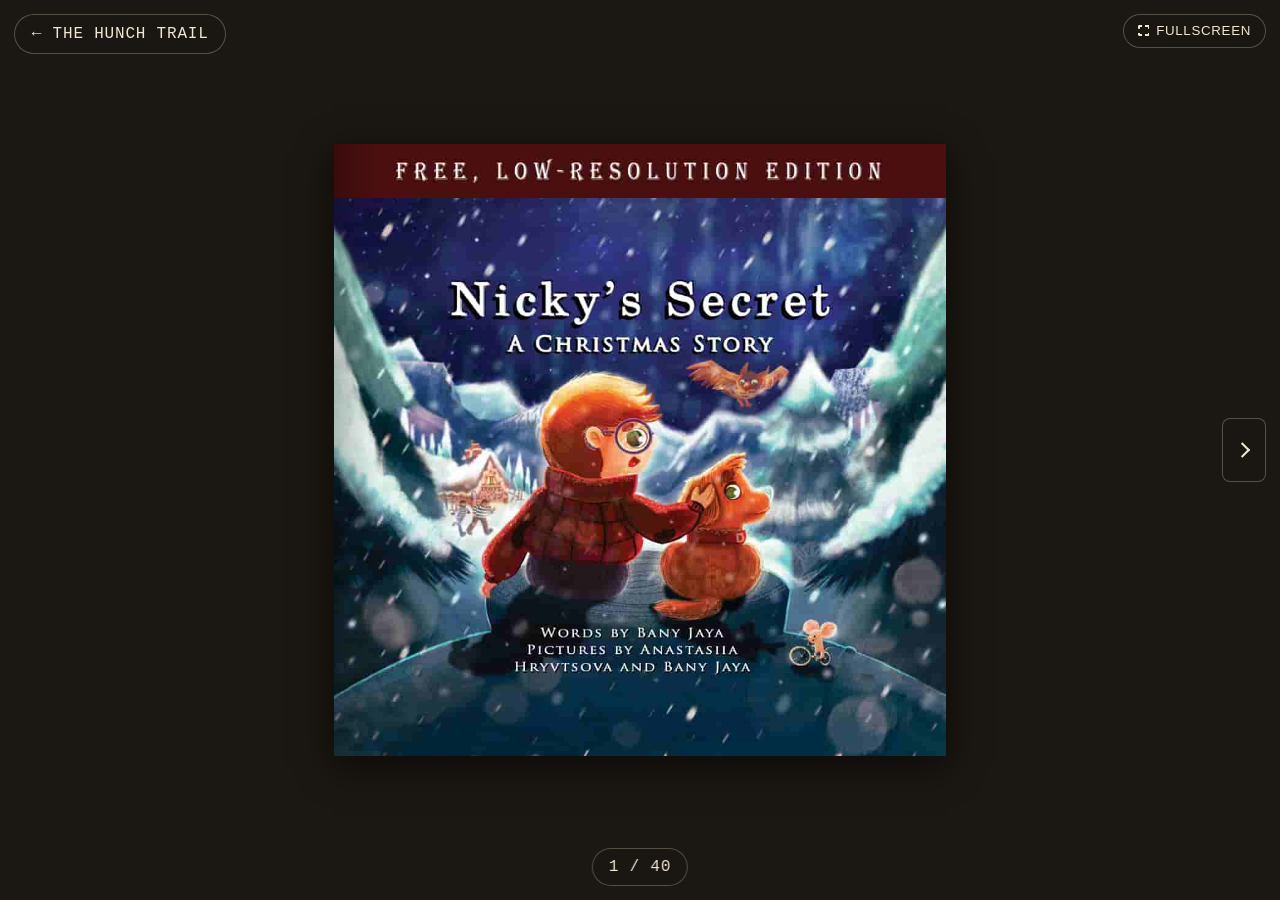
<file: fullbook/readfree.html>
<!doctype html>
<html lang="en">
<head>
<meta charset="utf-8">
<title>Nicky's Secret — Read Online Free | The Hunch Trail</title>
<meta name="description" content="Read Nicky's Secret: A Christmas Story online for free, in low resolution. Turn the pages below.">

<!--
	viewport-fit=cover lets the book paint underneath the iPhone notch / home
	indicator; the safe-area insets in reader.css keep the buttons clear of them.
	NOTE: the previous version of this page had its viewport tag commented out,
	which made iPhones render it at the 980px desktop default and zoom out.
-->
<meta name="viewport" content="width=device-width, initial-scale=1, viewport-fit=cover">

<!-- Chromeless launch when the reader is saved to an iOS/Android home screen. -->
<meta name="apple-mobile-web-app-capable" content="yes">
<meta name="mobile-web-app-capable" content="yes">
<meta name="apple-mobile-web-app-status-bar-style" content="black-translucent">
<meta name="theme-color" content="#1B1712">

<link rel="manifest" href="manifest.json">
<!-- rel="icon" (not the obsolete "shortcut icon"), and the real MIME type:
     the file is a PNG, so declaring it as image/x-icon was simply wrong. -->
<link rel="icon" href="pics/favicon.png" type="image/png">
<link rel="apple-touch-icon" href="pics/favicon.png">

<!-- The cover is the only image needed for first paint, so it gets a head start. -->
<link rel="preload" as="image" href="pages/1.jpg">

<link rel="stylesheet" href="css/reader.css">
</head>

<body>

<!--
	#reader is the whole screen. Everything inside is absolutely positioned, so
	the document never scrolls: the book is always "fullscreen" in the visual
	sense even where the Fullscreen API is unavailable (notably iPhone Safari).
-->
<div id="reader" class="reader">

	<!-- The book itself. Sized and positioned entirely from JS (see layout()). -->
	<div id="stage" class="stage" aria-label="Nicky's Secret, page viewer">

		<!-- Static pages currently lying flat. -->
		<div class="page page--left"><img alt=""></div>
		<div class="page page--right"><img alt=""></div>

		<!--
			The turning sheet. Three stacked layers, all occupying the same
			rectangle as the sheet being turned:
			  under  - the page revealed as the sheet lifts away
			  front  - the face you were looking at, clipped to the unfolded part
			  flap   - the reverse face, clipped to the folded part and mirrored
			           across the fold line
		-->
		<div id="fold" class="fold" hidden>
			<div class="fold__under"><img alt=""></div>
			<div class="fold__front"><img alt=""><i class="fold__crease"></i></div>
			<div class="fold__flap"><img alt=""><i class="fold__shade"></i></div>
		</div>

	</div>

	<!-- Floating controls. Semi-transparent so the artwork stays readable. -->
	<a class="ctl ctl--home" href="https://hunchtrail.com">&larr;&nbsp;The Hunch Trail</a>

	<button class="ctl ctl--full" id="fullscreenBtn" type="button" hidden
	        aria-label="Enter fullscreen">
		<span class="ctl__icon" aria-hidden="true"></span>
		<span class="ctl__label">Fullscreen</span>
	</button>

	<button class="nav nav--prev" id="prevBtn" type="button" aria-label="Previous page"></button>
	<button class="nav nav--next" id="nextBtn" type="button" aria-label="Next page"></button>

	<!-- Filled in by reader.js on first layout. Deliberately left blank here:
	     a hard-coded "1 / 40" is a second copy of PAGE_COUNT that would quietly
	     go wrong the day the book gains or loses a page. -->
	<p class="counter" id="counter" aria-live="polite"></p>

	<!-- Shown until the first page image has decoded. -->
	<div class="spinner" id="spinner" role="status" aria-label="Loading"></div>

</div>

<script src="js/reader.js"></script>
</body>
</html>
</file>
<file: assets/css/hunch-theme.css>
/* ============================================================
   THE HUNCH TRAIL — SHARED DESIGN SYSTEM
   Used by every page on the site (index, terms, privacy,
   bookshop_links, form_received). Page-specific styles live in
   a <style> block in each page; this file is the common base:
   tokens, reset, header, footer, buttons, and a few components
   reused across pages (page banners, prose/legal typography).
============================================================ */

:root{
	--ink:#1B1712;
	--ink-soft:#3A332A;
	--parchment:#EFE6D3;
	--parchment-dim:#E4D8BE;
	--parchment-deep:#DCCEAF;
	--gold:#B98A32;
	--gold-light:#D1A550;
	--oxblood:#7A2E27;
	/* "BUY THE BOOK" CTA colour.
	   Round 5, item 4: changed from the previous burnt-orange (#9C4A1D)
	   to the requested #7A2E27 — which is exactly the existing --oxblood
	   token, so this aliases that token rather than repeating the hex, per
	   DRY. Change --oxblood and both stay in step automatically.
	   --accent-cta-light is only the hover state: the same hue lifted
	   slightly so the button still visibly responds to a pointer. */
	--accent-cta:var(--oxblood);
	--accent-cta-light:#9A3A2D;
	/* Item 4 (round 4): brightened red for the "Want to buy it?" mark,
	   used ONLY where a .mark sits on the dark .case-card background
	   (see .mark-on-dark below) — not a global change to .mark, since
	   every other .mark on the page sits on the light parchment
	   background where the plain --oxblood already reads fine. */
	--oxblood-bright:#DD7E62;
	/* Round 6: border colour for the site's marketing CTA buttons
	   (.btn-primary / .btn-accent / .btn-ghost — see that rule below).
	   A warm saddle-brown chosen to sit between the existing --gold
	   (#B98A32) and --oxblood (#7A2E27) tokens in hue, so it reads as
	   part of the same warm palette rather than an unrelated colour.
	   Kept light enough (vs. near-black --ink and dark --oxblood) that
	   a 3px border in it stays visible as an outline on every CTA fill
	   colour it needs to sit on: gold, oxblood and transparent-on-dark. */
	--cta-border:#7C5430;
	--verdigris:#5C6B58;
	--white:#FFFFFF;
	--line:rgba(27,23,18,0.16);
	--line-dark:rgba(239,230,211,0.22);
	--shadow:0 18px 40px rgba(20,16,10,0.22);
	--radius:3px;
	--maxw:1120px;
	--font-display:'Fraunces', Georgia, serif;
	--font-body:'Libre Franklin', -apple-system, BlinkMacSystemFont, sans-serif;
	--font-mono:'IBM Plex Mono', 'Courier New', monospace;
	--font-brand:'Source Sans Pro', -apple-system, BlinkMacSystemFont, sans-serif;
	--ease:cubic-bezier(.2,.7,.2,1);
	--header-h:76px;
}

/* ---------- Reset ---------- */
*,*::before,*::after{box-sizing:border-box;}
/* Offsets anchor-jump targets so the sticky header never covers the
   top of the section being scrolled to (fixes overshoot on jump links). */
html{scroll-behavior:smooth;scroll-padding-top:calc(var(--header-h) + 24px);}
body{margin:0;background:var(--parchment);color:var(--ink-soft);font-family:var(--font-body);font-weight:400;line-height:1.65;font-size:1.0625rem;-webkit-font-smoothing:antialiased;}
img{max-width:100%;display:block;}
a{color:inherit;}
h1,h2,h3,h4{font-family:var(--font-display);color:var(--ink);font-weight:600;line-height:1.08;margin:0 0 .5em;letter-spacing:-0.01em;}
p{margin:0 0 1.15em;}
p:last-child{margin-bottom:0;}
ul{margin:0;padding:0;}
button{font-family:inherit;}
:focus-visible{outline:3px solid var(--gold);outline-offset:3px;}
@media (prefers-reduced-motion: reduce){
	*{animation-duration:0.001ms !important;transition-duration:0.001ms !important;scroll-behavior:auto !important;}
}

.skip-link{position:absolute;left:-9999px;top:0;background:var(--gold);color:var(--ink);padding:.8em 1.2em;z-index:9999;font-family:var(--font-mono);font-size:.8rem;}
.skip-link:focus{left:1rem;top:1rem;}

/* ---------- Utility ---------- */
.wrap{max-width:var(--maxw);margin:0 auto;padding:0 1.5rem;}
.eyebrow{font-family:var(--font-mono);text-transform:uppercase;letter-spacing:.14em;font-size:.72rem;color:var(--gold);display:inline-flex;align-items:center;gap:.6em;margin-bottom:1.1em;}
.eyebrow::before{content:"";width:1.6em;height:1px;background:var(--gold);display:inline-block;}
.section-dark .eyebrow{color:var(--gold-light);}
.mark{color:var(--oxblood);font-weight:600;}
.section-dark .mark{color:var(--gold-light);}
/* Item 4 (round 4): opt-in modifier for a .mark that sits on the
   .case-card's dark translucent background (as opposed to .section-dark,
   which is a different, solid-dark background already handled above).
   Applied directly on the one span that needs it, rather than scoping by
   ancestor, so it can't accidentally pick up unrelated .mark spans later
   added inside a .case-card. */
.mark-on-dark{color:var(--oxblood-bright);}
.lede{font-size:1.2rem;color:var(--ink-soft);max-width:62ch;}
/* Item 1: text-columns previously capped these paragraphs at 70ch,
   which left them visibly narrower than the other full-width elements
   in the same sections (.steps, .price-note, .exhibit-grid,
   .proof-grid all have no such cap). The cap is removed here so these
   paragraphs share the same right margin as everything else, per
   explicit instruction. Trade-off worth knowing: on wide desktop
   screens this produces lines of ~120+ characters, well past the
   ~65-75 character range usually considered comfortable to read. */
.center-head{max-width:640px;}
hr.rule{border:none;border-top:1px solid var(--line);margin:2.4rem 0;}

section{padding:clamp(3.5rem,7vw,6.5rem) 0;}
.section-dark{background:var(--ink);color:rgba(239,230,211,0.86);}
.section-dark h2,.section-dark h3{color:var(--parchment);}
.section-alt{background:var(--parchment-dim);}

.btn{display:inline-flex;align-items:center;justify-content:center;gap:.5em;font-family:var(--font-mono);font-size:.85rem;text-transform:uppercase;letter-spacing:.06em;text-decoration:none;padding:.95em 1.6em;border-radius:var(--radius);border:1px solid transparent;cursor:pointer;white-space:nowrap;transition:transform .18s var(--ease),box-shadow .18s var(--ease),background-color .18s var(--ease);}
.btn:hover{transform:translateY(-2px);}
.btn-primary{background:var(--gold);color:var(--ink);box-shadow:0 10px 22px rgba(185,138,50,0.35);}
.btn-primary:hover{background:var(--gold-light);}
.btn-ghost{background:transparent;color:var(--parchment);border-color:var(--line-dark);}
.btn-ghost:hover{border-color:var(--gold-light);color:var(--gold-light);}
.btn-outline{background:transparent;color:var(--ink);border-color:var(--ink);}
.btn-outline:hover{background:var(--ink);color:var(--parchment);}
/* "BUY THE BOOK" CTA — same .btn base as .btn-primary (size, shape and
   hover-lift all inherited), just its own colour so it reads as a
   distinct, secondary call to action next to the gold .btn-primary.
   The shadow tint is the button's own RGB so it reads as that colour's
   shadow rather than a leftover from the previous accent colour. */
.btn-accent{background:var(--accent-cta);color:var(--parchment);box-shadow:0 10px 22px rgba(122,46,39,0.35);}
.btn-accent:hover{background:var(--accent-cta-light);}
/* Round 6: thick brown border + slightly rounder corners, on the site's
   actual marketing CTAs only — .btn-primary, .btn-accent and .btn-ghost.
   That's the 5 CTA buttons on index.html (2x primary, 2x accent, 1x
   ghost) plus, for free, the 2 header nav CTAs, which are already
   built from .btn-primary/.btn-accent + a shared .header-cta sizing
   class (see partials/header.html) — no separate header rule needed,
   per DRY. Deliberately does NOT touch .btn-outline, which on this
   site is only ever the contact-form Submit button and the FAQ
   "View all" toggle — utility controls, not marketing CTAs.
   Specificity here matches .btn/.btn-ghost above (single class each),
   so this rule relies on appearing later in the file to win the
   cascade — same pattern the existing .btn-ghost border-color rule
   already relies on.
   3px is "thick" against the 1px border every .btn carries by default.
   6px is double the site's --radius (3px) — noticeably softer without
   going pill-shaped, so these buttons still read as part of the same
   fairly square, plaque-like button language as the untouched ones. */
.btn-primary,.btn-accent,.btn-ghost{border-width:3px;border-color:var(--cta-border);border-radius:6px;}

.reveal{opacity:0;transform:translateY(18px);transition:opacity .7s var(--ease),transform .7s var(--ease);}
.reveal.is-visible{opacity:1;transform:none;}

/* ============================================================
   HEADER (shared across every page)
============================================================ */
#header{position:sticky;top:0;z-index:500;background:rgba(27,23,18,0.92);-webkit-backdrop-filter:blur(6px);backdrop-filter:blur(6px);border-bottom:1px solid transparent;transition:transform .28s var(--ease),border-color .2s var(--ease),box-shadow .2s var(--ease);}
#header.is-scrolled{border-color:var(--line-dark);box-shadow:0 6px 20px rgba(0,0,0,0.25);}

/* ---------- Auto-hiding header (touchscreens only) ----------
   Round 7, item 1. On a touchscreen the whole header bar slides up out
   of the way as soon as the visitor scrolls down the page, and drops
   back the moment they scroll back up. It is always on screen at page
   load and whenever the page is at the top.

   The .is-hidden class is added and removed by assets/js/hunch-theme.js,
   which also refuses to hide the bar while the menu is open.

   Scoped to touchscreens using the same "does this visitor have a real
   mouse?" test the homepage already uses for the loupe and for its
   mouse-vs-touch instruction copy — here in its negated form, so it
   matches everything that is NOT hover-capable-with-a-fine-pointer. A
   desktop mouse user keeps the header pinned exactly as before.

   Only the .is-hidden rule needs to live inside the media query. The
   transition is declared once on #header above, which costs a desktop
   visitor nothing because no transform is ever applied there. */
@media not all and (hover:hover) and (pointer:fine){
	#header.is-hidden{transform:translateY(-100%);}
}
#header .bar{display:flex;align-items:center;justify-content:space-between;gap:1.5rem;padding-top:.9rem;padding-bottom:.9rem;}
/* Note: only top/bottom padding is set above (not the shorthand "padding")
   so the left/right padding from .wrap (1.5rem) still comes through — a
   plain "padding: .9rem 0" here would silently zero out that side spacing,
   since #header .bar is more specific than .wrap. */
/* nowrap keeps the wordmark on one line; it is a flex item, so without this
   it can break in two when the bar gets tight and throw the row off balance. */
#header h1{margin:0;font-size:1.15rem;color:var(--parchment);font-family:var(--font-brand);font-weight:600;white-space:nowrap;}
#header h1 a{text-decoration:none;color:inherit;}
.headerTM,.trademark{font-size:.55em;vertical-align:super;}
/* ---------- Desktop nav spacing (round 6) ----------
   The gap between nav items is set ONCE, here, and never changed by a
   media query. That is the whole point: a single font-size plus a single
   gap means every pair of labels is separated by the same distance at
   every viewport width the horizontal nav appears at, and that distance
   does not shift as the window is resized.

   Why .72rem / 1.1rem and not the previous .78rem / 1.7rem: the six
   labels total 48 characters, and IBM Plex Mono advances 0.6em per
   character (0.66em once the .06em letter-spacing is counted). At
   .78rem with a 1.7rem gap the row measures ~531px, which stops fitting
   beside the logo and the two CTA buttons at about 1069px and made the
   labels break onto two lines below that. At .72rem / 1.1rem it measures
   ~453px and fits comfortably from 1024px (landscape iPad) upward.

   line-height is deliberately below 1 to keep the line box tight around
   the single row of uppercase text; these labels have no descenders, so
   nothing is clipped. It must be set on the <ul>, not the <a>, because
   the <li> line box inherits its "strut" from the nearest block ancestor. */
.site-nav ul{display:flex;list-style:none;gap:1.1rem;align-items:center;line-height:0.9;}
/* white-space:nowrap is what actually guarantees even spacing. Without it a
   flex item may shrink to its min-content width and break "Hidden Details"
   over two lines, which gives items different heights and ragged edges —
   the effect that reads as uneven spacing. With it, a label is either on
   one line or the whole row moves to its own line (see the media query
   below); it can never half-break. */
.site-nav a{text-decoration:none;font-family:var(--font-mono);font-size:.72rem;text-transform:uppercase;letter-spacing:.06em;color:rgba(239,230,211,0.78);white-space:nowrap;transition:color .15s var(--ease);}
.site-nav a:hover{color:var(--gold-light);}

/* ---------- The squeeze band: 861px to 1023px ----------
   Fixed costs in the header bar are ~538px at any width: .wrap padding
   (48px), the logo (~143px), the two CTA buttons (~299px) and two 24px
   flex gaps. That leaves only ~323px for the nav at 861px, against the
   ~453px it needs — so at these widths the nav genuinely cannot share a
   row with everything else at a legible size.

   Rather than shrink the text to ~9px or hide anything, the nav drops to
   its own full-width row underneath, where it has ~813px to work with.
   Still horizontal, still one line, still the same single gap value, so
   the spacing rhythm is identical to the wide-screen layout.

   order:3 sends it below the logo and buttons (both at the default
   order:0) and flex-basis:100% forces it onto a row of its own.
   --header-h is re-stated because the header is now ~96px tall instead
   of 76px, and that token drives html{scroll-padding-top}, which is what
   stops anchor jumps landing underneath the sticky header. */
@media (min-width:861px) and (max-width:1023px){
	:root{--header-h:96px;}
	#header .bar{flex-wrap:wrap;row-gap:.9rem;}
	.site-nav{order:3;flex-basis:100%;}
	.site-nav ul{justify-content:center;}
}

.header-actions{display:flex;align-items:center;gap:1rem;}
/* Round 5, item 2: shrink both header CTA buttons ~20%.
   Only font-size is set. The shared .btn rule sizes its padding in `em`
   (.95em 1.6em), so padding scales with the font automatically — one
   declaration shrinks the buttons' width AND height together by the same
   20%, with no second rule to keep in sync and no risk of the text and the
   box scaling by different amounts. .85rem x 0.8 = .68rem. */
.header-cta{font-size:.68rem;}
.nav-toggle{display:none;background:none;border:1px solid var(--line-dark);color:var(--parchment);width:2.6rem;height:2.6rem;border-radius:var(--radius);align-items:center;justify-content:center;cursor:pointer;}
.nav-toggle span,.nav-toggle span::before,.nav-toggle span::after{content:"";display:block;width:16px;height:2px;background:currentColor;position:relative;transition:transform .2s;}
.nav-toggle span::before{position:absolute;top:-5px;}
.nav-toggle span::after{position:absolute;top:5px;}

@media (max-width:860px){
	/* position:absolute, not fixed (changed in round 7, item 1).
	   Fixed was fine while the header never moved, but a transformed
	   ancestor becomes the containing block for its fixed-position
	   descendants — so the moment the auto-hide above puts a transform
	   on #header, a fixed panel would start measuring itself from the
	   header box instead of from the viewport, and jump. Anchoring the
	   panel to the header explicitly (top:100% means "immediately below
	   the bar") renders in exactly the same place, and keeps the two
	   locked together whatever the header is doing. #header is
	   position:sticky, which counts as positioned, so it is already the
	   containing block this needs — no extra rule required. */
	.site-nav{position:absolute;top:100%;left:0;right:0;background:var(--ink);border-bottom:1px solid var(--line-dark);padding:1rem 1.5rem 1.5rem;transform:translateY(-8px);opacity:0;pointer-events:none;transition:opacity .2s var(--ease),transform .2s var(--ease);max-height:calc(100vh - var(--header-h));overflow-y:auto;}
	.site-nav.is-open{opacity:1;transform:none;pointer-events:auto;}
	.site-nav ul{flex-direction:column;align-items:flex-start;gap:1rem;}
	.nav-toggle{display:flex;}
	/* Item 2 (round 4): was ".header-actions .btn-primary" — narrowed
	   to a shared ".header-cta" class (now on both header buttons, see
	   partials/header.html) so any current or future header CTA button
	   hides here on narrow screens without needing its own copy of this
	   rule, per DRY. */
	.header-actions .header-cta{display:none;}

	/* Item 1: on small touchscreen layouts, give the logo (h1, left edge)
	   and the nav-toggle handle (right edge) extra breathing room, equally
	   on both sides, instead of sitting right at the screen edge. */
	#header .bar{padding-left:2.25rem;padding-right:2.25rem;}

	/* Item 2: center all footer content on small touchscreen layouts. */
	#footer .wrap{flex-direction:column;align-items:center;text-align:center;}
}

/* ============================================================
   PAGE BANNER — compact interior-page header (terms, privacy,
   bookshop links, form-received). Not used on the homepage,
   which has its own full hero.
============================================================ */
.page-banner{background:var(--ink);color:var(--parchment);padding:clamp(3rem,7vw,4.5rem) 0 clamp(2.2rem,5vw,3rem);}
.page-banner h1{color:var(--parchment);font-size:clamp(1.9rem,4vw,2.9rem);max-width:20ch;}
.page-banner .lede{color:rgba(239,230,211,0.78);}
.page-banner .eyebrow{color:var(--gold-light);}

/* ============================================================
   PROSE — legal / long-form document typography
============================================================ */
.prose{max-width:74ch;}
.prose h3{font-size:1.2rem;margin-top:2.1rem;padding-top:1.6rem;border-top:1px solid var(--line);color:var(--ink);}
.prose h3:first-child{margin-top:0;padding-top:0;border-top:none;}
.prose h4{font-family:var(--font-mono);text-transform:uppercase;font-size:.8rem;letter-spacing:.05em;color:var(--oxblood);margin-top:1.4rem;}
.prose p{font-size:1rem;color:var(--ink-soft);}
.prose ul{list-style:none;padding:0;margin:0 0 1.15em;}
.prose ul li{padding-left:1.3em;position:relative;margin-bottom:.5em;}
.prose ul li::before{content:"—";position:absolute;left:0;color:var(--gold);}
.prose a{color:var(--oxblood);text-decoration:underline;text-underline-offset:2px;}
.prose b{color:var(--ink);}
.meta-line{font-family:var(--font-mono);font-size:.82rem;color:var(--ink-soft);background:var(--parchment-deep);border:1px solid var(--line);border-radius:var(--radius);padding:.9rem 1.2rem;display:inline-block;margin-bottom:2rem;}
.provider-line{font-size:.85rem;color:var(--ink-soft);opacity:.8;margin-top:2.5rem;}

/* Pill nav (used for jump-links, e.g. bookshop countries) */
.pill-nav{display:flex;flex-wrap:wrap;gap:.6rem;margin:1.6rem 0 2.2rem;}
.pill-nav a{font-family:var(--font-mono);font-size:.78rem;text-transform:uppercase;letter-spacing:.05em;text-decoration:none;background:var(--white);border:1px solid var(--line);border-radius:100px;padding:.5em 1.1em;color:var(--ink-soft);transition:all .15s var(--ease);}
.pill-nav a:hover{border-color:var(--gold);color:var(--ink);background:var(--parchment-deep);}

/* ============================================================
   FOOTER (shared)
============================================================ */
#footer{background:var(--ink);color:rgba(239,230,211,0.65);padding:3rem 0 2.2rem;font-size:.88rem;}
#footer .wrap{display:flex;flex-wrap:wrap;gap:2rem;justify-content:space-between;}
#footer a{color:rgba(239,230,211,0.82);text-decoration:underline;text-underline-offset:2px;}
#footer .legal-lines{line-height:1.7;}

/* ============================================================
   LIGHTBOX (shared structure; only wired up where used)
============================================================ */
.lightbox{position:fixed;inset:0;background:rgba(10,8,6,0.92);display:none;align-items:center;justify-content:center;z-index:1000;padding:2rem;}
.lightbox.is-open{display:flex;}
.lightbox img{max-width:100%;max-height:88vh;box-shadow:0 20px 60px rgba(0,0,0,.6);}
.lightbox-close{position:absolute;top:1.4rem;right:1.6rem;background:none;border:1px solid rgba(239,230,211,.4);color:var(--parchment);width:2.6rem;height:2.6rem;border-radius:50%;font-size:1.4rem;line-height:1;cursor:pointer;}
.lightbox-close:hover{background:var(--gold);border-color:var(--gold);color:var(--ink);}
</file>
<file: fullbook/css/reader.css>
/* ==========================================================================
   Nicky's Secret — read-free page reader
   Vanilla CSS. No framework, no resets beyond what this page actually needs.

   Layout rule of thumb: this file owns *appearance*; reader.js owns every
   pixel measurement (stage size, page rectangles, fold geometry), because
   those all have to agree with each other and with the clip-path maths.
   ========================================================================== */

:root{
	--ink:        #1B1712;   /* page background, matches hunchtrail.com */
	--paper:      #EFE6D3;   /* control text */
	--gold:       #B98A32;   /* accent / hover */
	--ctl-bg:     rgba(27,23,18,.62);
	--ctl-border: rgba(239,230,211,.28);
	--ctl-radius: 100px;
	--gap:        14px;      /* inset of floating controls from the screen edge */

	/* Safe-area insets. env() resolves to 0 where unsupported, which is fine. */
	--safe-t: env(safe-area-inset-top,    0px);
	--safe-r: env(safe-area-inset-right,  0px);
	--safe-b: env(safe-area-inset-bottom, 0px);
	--safe-l: env(safe-area-inset-left,   0px);
}

*,*::before,*::after{ box-sizing:border-box; }

html,body{
	margin:0;
	padding:0;
	height:100%;
	overflow:hidden;              /* the reader never scrolls */
	overscroll-behavior:none;     /* kills iOS rubber-banding of the page */
	background:var(--ink);
	color:var(--paper);
	font-family:ui-monospace,"SF Mono",Menlo,Consolas,"Courier New",monospace;
	-webkit-text-size-adjust:100%;
}

/* --------------------------------------------------------------------------
   1. Screen and stage
   -------------------------------------------------------------------------- */

/* Height is set from JS (window.innerHeight) rather than 100vh, because iOS
   Safari's 100vh is the *large* viewport and hides content behind the toolbar. */
.reader{
	position:fixed;
	top:0; left:0; right:0;   /* height comes from JS, so no `bottom` here */
	overflow:hidden;
	-webkit-user-select:none; user-select:none;
	-webkit-touch-callout:none;   /* no long-press "Save Image" sheet on iOS */
}

.stage{
	position:absolute;
	touch-action:none;            /* we handle every gesture over the book */
	transform:translateZ(0);      /* own compositing layer; steadies the fold */
	transition:transform .45s ease;   /* slides the book across on the covers */
}

/* --------------------------------------------------------------------------
   2. Pages
   Every page-sized box (static pages and all three fold layers) shares this
   geometry so the fold lines up exactly with the flat pages behind it.
   -------------------------------------------------------------------------- */

.page,
.fold__under,
.fold__front,
.fold__flap{
	position:absolute;
	top:0;
	overflow:hidden;
	background:#fff;              /* stops a dark flash before a page decodes */
	/* The book's drop shadow. Deliberately a box-shadow on the flat page boxes
	   rather than a filter on .stage: a filter would have to be recomposited on
	   every frame of a turn, which is the sort of thing that costs an older
	   iPhone 20fps. */
	box-shadow:0 10px 34px rgba(0,0,0,.55);
}

.page img,
.fold__under img,
.fold__front img,
.fold__flap img{
	display:block;
	width:100%;
	height:100%;
	pointer-events:none;
	-webkit-user-drag:none;
}

.page[hidden],
.fold__under[hidden]{ display:none; }

/* Gutter shading: the darkening either side of the spine in a bound book.
   Applied to every box that can act as a right-hand page — including the fold's
   flat layers — so the shading does not blink out mid-turn. */
.page::after,
.fold__under::after,
.fold__front::after{
	content:"";
	position:absolute;
	inset:0;
	pointer-events:none;
	/* Spine to the left: darken the left edge. */
	background:linear-gradient(to right, rgba(0,0,0,.22), rgba(0,0,0,0) 7%);
}
/* The left-hand page is bound on its right edge, so its gradient runs the other
   way. Single-page mode has no left page, so nothing to special-case there. */
.page--left::after{
	background:linear-gradient(to left, rgba(0,0,0,.22), rgba(0,0,0,0) 7%);
}

/* --------------------------------------------------------------------------
   3. The turning sheet
   clip-path and transform are written by JS on every animation frame.
   overflow must stay visible here: the folded corner legitimately extends
   past the sheet's own rectangle, exactly as a real folded corner does.
   -------------------------------------------------------------------------- */

.fold{ position:absolute; inset:0; pointer-events:none; }
.fold[hidden]{ display:none; }

.fold__front,
.fold__flap{ overflow:visible; }

/* The flap shows the sheet's reverse face. Seen from the front of the book that
   face reads mirrored, hence scaleX(-1) on its image. */
.fold__flap > img{ transform:scaleX(-1); }

.fold__flap{
	transform-origin:0 0;         /* the reflection matrix assumes this origin */
	filter:drop-shadow(0 1px 3px rgba(0,0,0,.5));
}

/* Crease and shade are thin gradient bands laid along the fold line: the
   crease darkens the flat page just before the fold, the shade darkens the
   lifted flap just after it. Their size and transform come from JS. */
.fold__crease,
.fold__shade{
	position:absolute;
	top:0; left:0;
	transform-origin:0 0;
	pointer-events:none;
}
.fold__crease{ background:linear-gradient(rgba(0,0,0,0), rgba(0,0,0,.30)); }
.fold__shade { background:linear-gradient(rgba(0,0,0,.42), rgba(0,0,0,0)); }

/* --------------------------------------------------------------------------
   4. Floating controls
   All four sit above the book with a translucent backing so the artwork
   underneath stays readable. They dim rather than vanish when idle, so the
   way back to the site is always findable.
   -------------------------------------------------------------------------- */

.ctl,
.nav,
.counter{
	position:absolute;
	z-index:10;
	margin:0;
	font:500 .72rem/1 inherit;
	letter-spacing:.05em;
	text-transform:uppercase;
	color:var(--paper);
	background:var(--ctl-bg);
	border:1px solid var(--ctl-border);
	border-radius:var(--ctl-radius);
	-webkit-backdrop-filter:blur(6px);
	backdrop-filter:blur(6px);
	transition:opacity .35s ease, background-color .15s ease, border-color .15s ease;
}

.ctl{
	display:inline-flex;
	align-items:center;
	gap:.5em;
	padding:.62em 1.05em;
	text-decoration:none;
	cursor:pointer;
	-webkit-appearance:none;
	appearance:none;
}

.ctl--home{ top:calc(var(--gap) + var(--safe-t)); left:calc(var(--gap) + var(--safe-l)); }
.ctl--full{ top:calc(var(--gap) + var(--safe-t)); right:calc(var(--gap) + var(--safe-r)); }

/* Fullscreen glyph: four corner brackets, drawn with one element. */
.ctl__icon{
	width:.85em; height:.85em;
	border:2px solid currentColor;
	border-radius:1px;
	/* Cut the middle of each edge away to leave four corners. */
	-webkit-mask:linear-gradient(#000 0 0) 0 0/35% 35% no-repeat,
	             linear-gradient(#000 0 0) 100% 0/35% 35% no-repeat,
	             linear-gradient(#000 0 0) 0 100%/35% 35% no-repeat,
	             linear-gradient(#000 0 0) 100% 100%/35% 35% no-repeat;
	        mask:linear-gradient(#000 0 0) 0 0/35% 35% no-repeat,
	             linear-gradient(#000 0 0) 100% 0/35% 35% no-repeat,
	             linear-gradient(#000 0 0) 0 100%/35% 35% no-repeat,
	             linear-gradient(#000 0 0) 100% 100%/35% 35% no-repeat;
}

/* Previous / next chevrons, vertically centred against the screen edges. */
.nav{
	top:50%;
	width:44px;                   /* 44px is Apple's minimum touch target */
	height:64px;
	margin-top:-32px;
	padding:0;
	cursor:pointer;
	-webkit-appearance:none;
	appearance:none;
	border-radius:8px;
}
.nav--prev{ left:calc(var(--gap) + var(--safe-l)); }
.nav--next{ right:calc(var(--gap) + var(--safe-r)); }
.nav[disabled]{ opacity:0 !important; pointer-events:none; }

/* Chevron glyph: a rotated square with two borders. */
.nav::before{
	content:"";
	position:absolute;
	top:50%; left:50%;
	width:11px; height:11px;
	border:solid currentColor;
	border-width:2px 2px 0 0;
}
.nav--next::before{ transform:translate(-65%,-50%) rotate(45deg); }
.nav--prev::before{ transform:translate(-35%,-50%) rotate(-135deg); }

.counter{
	left:50%;
	bottom:calc(var(--gap) + var(--safe-b));
	transform:translateX(-50%);
	padding:.55em 1em;
	white-space:nowrap;
}

/* Pointer devices only — avoids sticky :hover states on touchscreens. */
@media (hover:hover) and (pointer:fine){
	.ctl:hover,
	.nav:hover{ background:var(--gold); border-color:var(--gold); color:var(--ink); }
}

/* Idle dimming. Controls fade back but stay visible and clickable. */
.reader.is-idle .ctl,
.reader.is-idle .nav,
.reader.is-idle .counter{ opacity:.22; }

/* Narrow screens: drop the fullscreen button's text label, and pull the
   controls tighter to the edges. */
@media (max-width:560px){
	:root{ --gap:9px; }
	.ctl__label{ display:none; }
	.ctl--full{ padding:.62em; }
	.ctl,.counter{ font-size:.66rem; }
}

/* Landscape phones are short: shrink the chevrons so they do not crowd the book. */
@media (max-height:430px){
	.nav{ height:52px; margin-top:-26px; }
}

/* --------------------------------------------------------------------------
   5. Loading spinner
   -------------------------------------------------------------------------- */

.spinner{
	position:absolute;
	top:50%; left:50%;
	width:26px; height:26px;
	margin:-13px 0 0 -13px;
	border:2px solid rgba(239,230,211,.25);
	border-top-color:var(--paper);
	border-radius:50%;
	animation:spin .8s linear infinite;
}
.spinner[hidden]{ display:none; }

@keyframes spin{ to{ transform:rotate(360deg); } }

/* --------------------------------------------------------------------------
   6. Reduced motion
   The fold still works — it is the *page-turn animation* that is shortened,
   which reader.js reads from this same media query.
   -------------------------------------------------------------------------- */

@media (prefers-reduced-motion:reduce){
	.spinner{ animation-duration:2s; }
	.stage,.ctl,.nav,.counter{ transition:none; }
}
</file>
